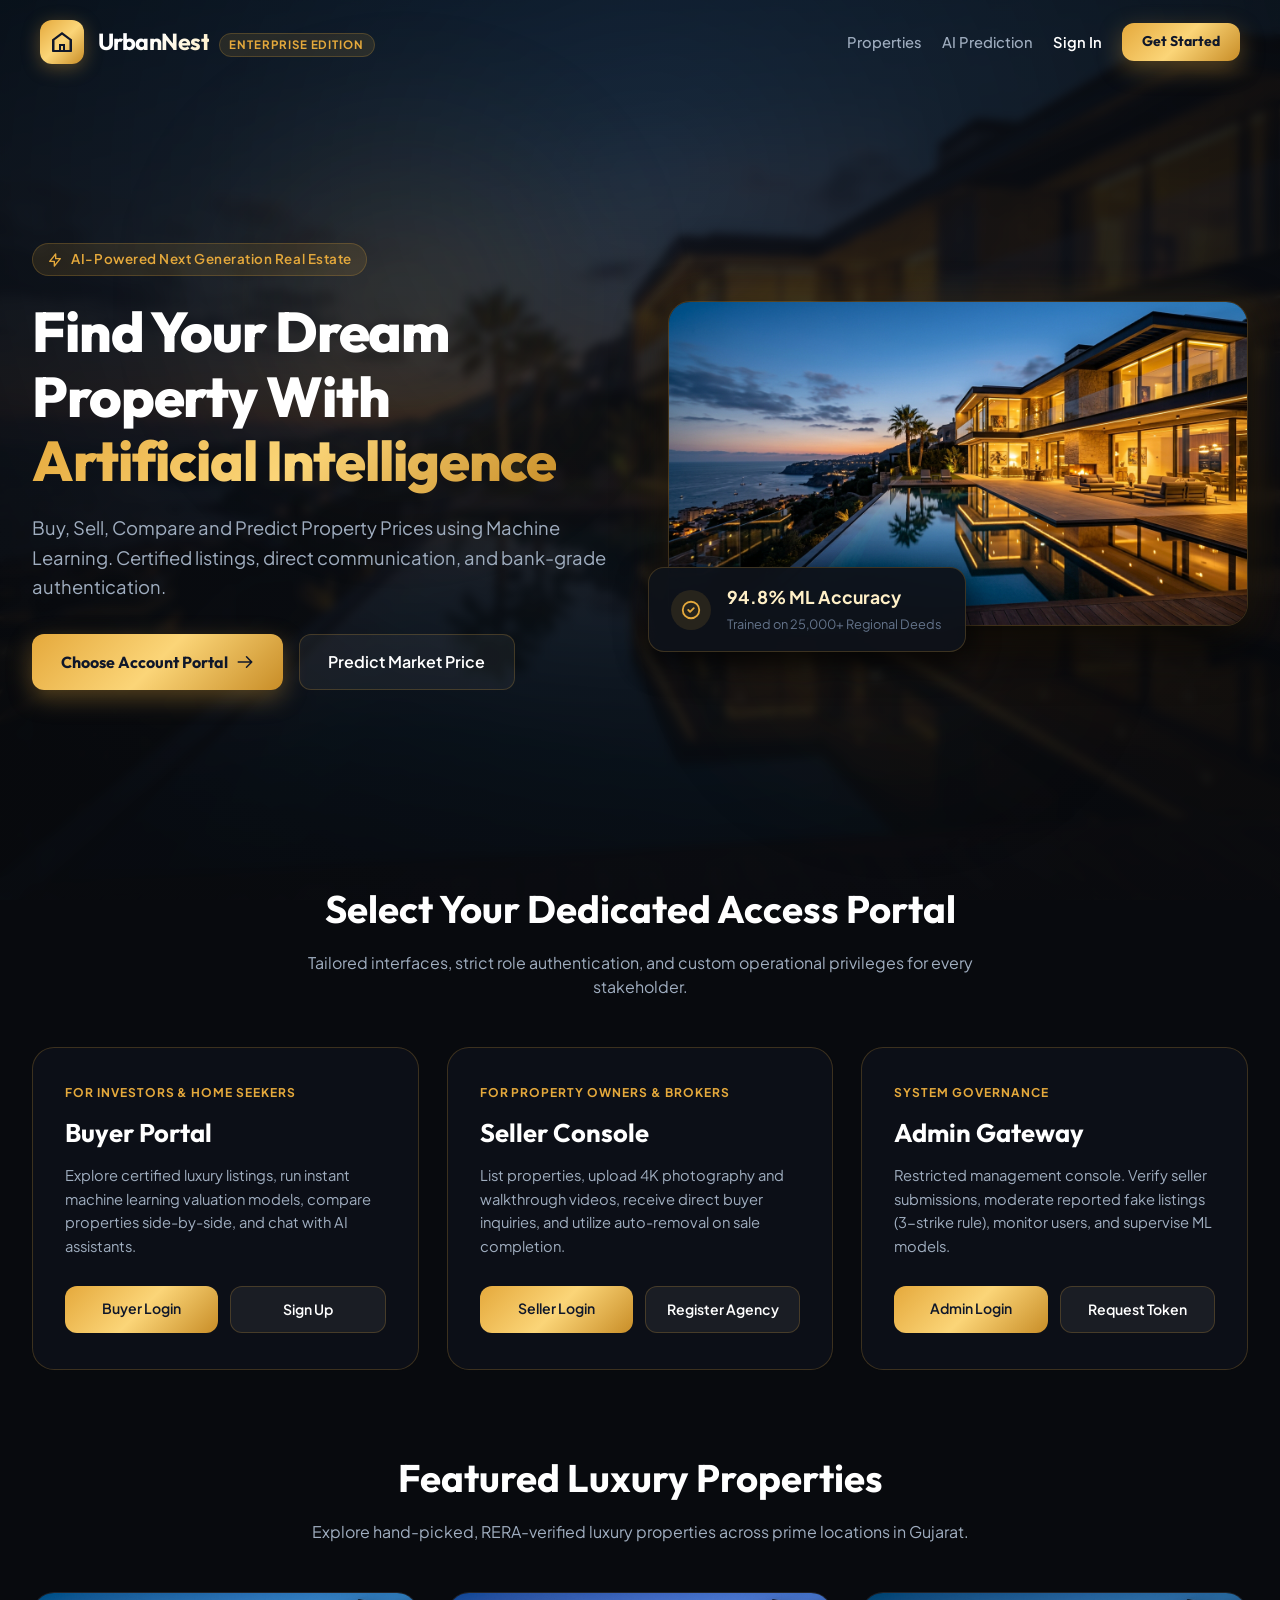
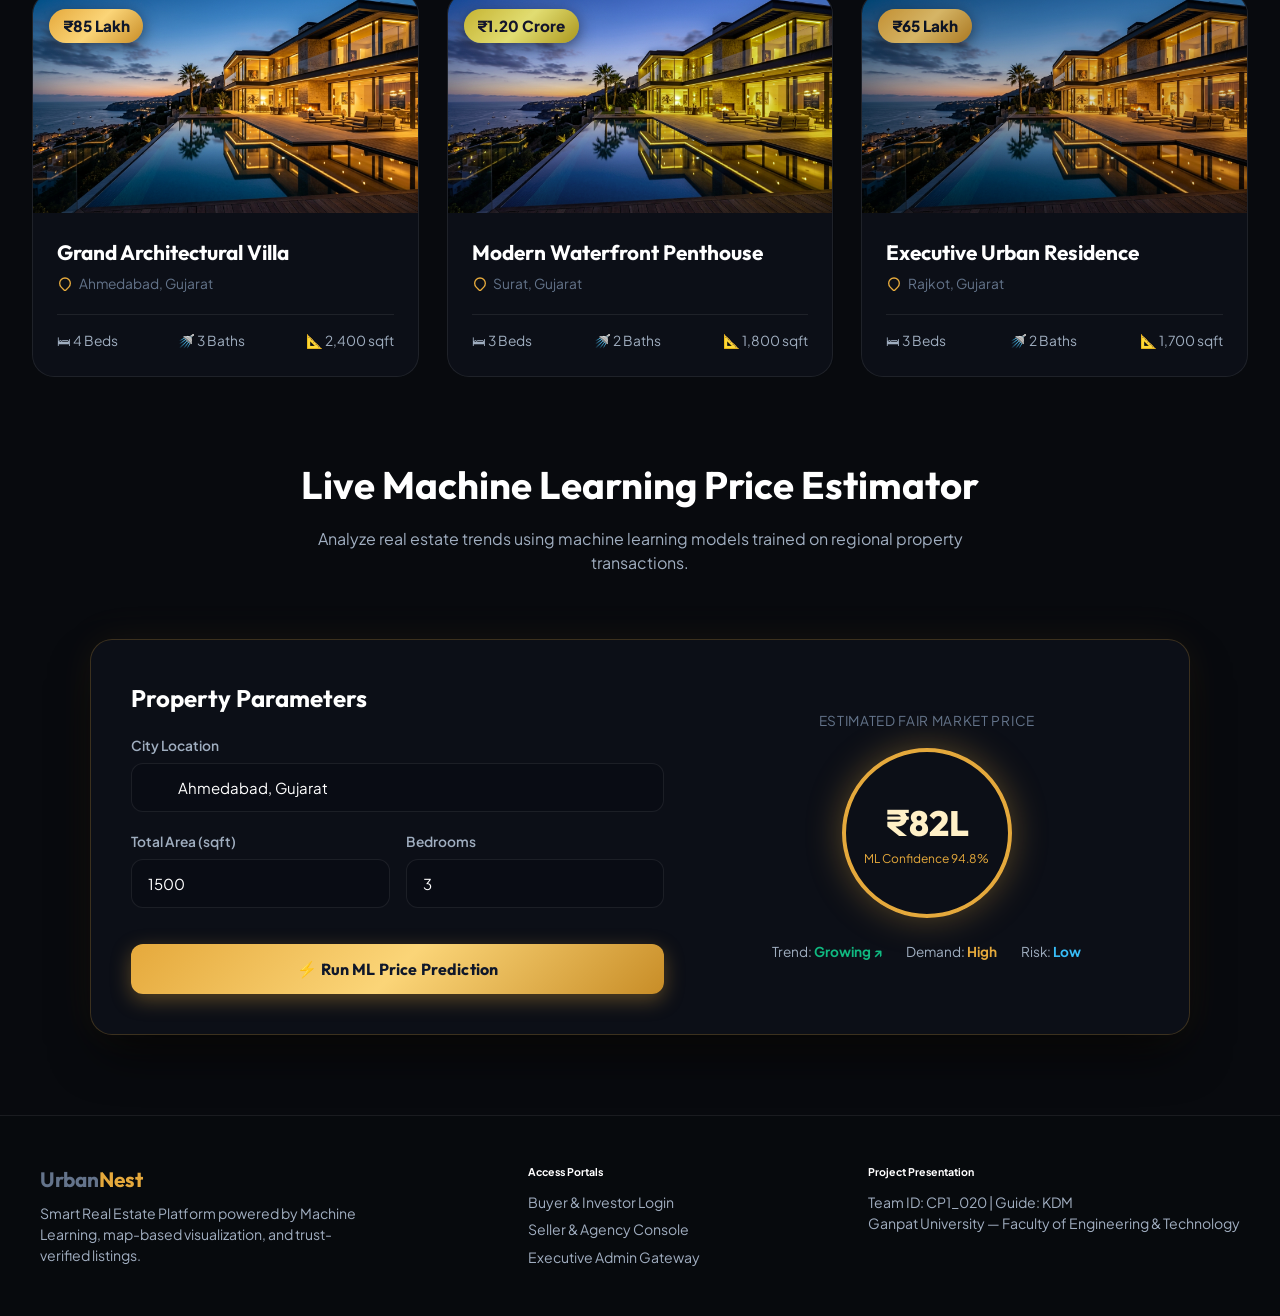
<file: index.html>
<!DOCTYPE html>
<html lang="en">
<head>
  <meta charset="UTF-8">
  <meta name="viewport" content="width=device-width, initial-scale=1.0">
  <title>UrbanNest — Smart Real Estate Platform Powered by ML</title>
  <meta name="description" content="Find your dream property with Artificial Intelligence. Buy, sell, compare, and predict property prices using machine learning.">

  <!-- Google Fonts -->
  <link rel="preconnect" href="https://fonts.googleapis.com">
  <link rel="preconnect" href="https://fonts.gstatic.com" crossorigin>
  <link href="https://fonts.googleapis.com/css2?family=Outfit:wght@400;500;600;700;800&family=Plus+Jakarta+Sans:wght@300;400;500;600;700&display=swap" rel="stylesheet">

  <link rel="stylesheet" href="style.css">
  <style>
    /* Homepage Specific Opulent Layout */
    .hero-section {
      min-height: 85vh;
      display: flex;
      align-items: center;
      justify-content: space-between;
      max-width: 1400px;
      margin: 0 auto;
      padding: 3rem 2rem;
      gap: 3rem;
      position: relative;
      z-index: 5;
    }
    .hero-text {
      flex: 1;
      max-width: 620px;
    }
    .hero-badge {
      display: inline-flex;
      align-items: center;
      gap: 0.5rem;
      background: var(--gold-subtle);
      border: 1px solid var(--gold-border);
      color: var(--gold-primary);
      padding: 0.35rem 0.9rem;
      border-radius: 30px;
      font-size: 0.84rem;
      font-weight: 600;
      margin-bottom: 1.5rem;
      letter-spacing: 0.04em;
    }
    .hero-title {
      font-family: var(--font-heading);
      font-size: 3.5rem;
      font-weight: 800;
      line-height: 1.15;
      margin-bottom: 1.25rem;
      letter-spacing: -0.02em;
    }
    .hero-title span {
      background: var(--gold-gradient);
      -webkit-background-clip: text;
      -webkit-text-fill-color: transparent;
    }
    .hero-desc {
      font-size: 1.15rem;
      color: var(--text-secondary);
      line-height: 1.6;
      margin-bottom: 2rem;
    }
    .hero-btn-group {
      display: flex;
      gap: 1rem;
      flex-wrap: wrap;
    }
    .hero-btn-primary {
      background: var(--gold-gradient);
      color: var(--text-dark);
      padding: 0.95rem 1.8rem;
      border-radius: var(--radius-md);
      font-weight: 700;
      font-family: var(--font-heading);
      text-decoration: none;
      display: inline-flex;
      align-items: center;
      gap: 0.5rem;
      box-shadow: 0 8px 25px var(--gold-glow);
      transition: var(--transition);
    }
    .hero-btn-primary:hover {
      transform: translateY(-2px);
      box-shadow: 0 12px 30px rgba(229, 169, 60, 0.45);
    }
    .hero-btn-outline {
      background: rgba(255, 255, 255, 0.05);
      border: 1px solid var(--gold-border);
      color: var(--text-main);
      padding: 0.95rem 1.8rem;
      border-radius: var(--radius-md);
      font-weight: 600;
      text-decoration: none;
      transition: var(--transition);
    }
    .hero-btn-outline:hover {
      background: var(--gold-subtle);
      border-color: var(--gold-primary);
      color: var(--gold-primary);
    }
    .hero-image-frame {
      flex: 1;
      max-width: 580px;
      position: relative;
    }
    .hero-image-frame img {
      width: 100%;
      border-radius: var(--radius-xl);
      border: 1px solid var(--gold-border);
      box-shadow: 0 20px 50px rgba(0, 0, 0, 0.8), 0 0 40px rgba(229, 169, 60, 0.2);
    }
    .hero-floating-stat {
      position: absolute;
      bottom: -20px;
      left: -20px;
      background: rgba(14, 18, 26, 0.95);
      border: 1px solid var(--gold-border);
      padding: 1rem 1.4rem;
      border-radius: var(--radius-lg);
      backdrop-filter: blur(16px);
      box-shadow: 0 10px 30px rgba(0,0,0,0.7);
      display: flex;
      align-items: center;
      gap: 1rem;
    }

    /* Role Quick Access Gateways */
    .role-gateways-section {
      max-width: 1400px;
      margin: 2rem auto 5rem;
      padding: 0 2rem;
      position: relative;
      z-index: 5;
    }
    .section-header-center {
      text-align: center;
      max-width: 680px;
      margin: 0 auto 3rem;
    }
    .section-title {
      font-family: var(--font-heading);
      font-size: 2.4rem;
      font-weight: 700;
      margin-bottom: 0.75rem;
    }
    .section-desc {
      color: var(--text-secondary);
      font-size: 1rem;
    }
    .gateway-cards {
      display: grid;
      grid-template-columns: repeat(3, 1fr);
      gap: 1.75rem;
    }
    .gateway-card {
      background: var(--bg-card);
      border: 1px solid var(--gold-border);
      border-radius: var(--radius-xl);
      padding: 2.25rem 2rem;
      backdrop-filter: blur(16px);
      transition: var(--transition);
      display: flex;
      flex-direction: column;
      position: relative;
      overflow: hidden;
    }
    .gateway-card:hover {
      transform: translateY(-6px);
      border-color: var(--gold-primary);
      box-shadow: 0 15px 40px rgba(0, 0, 0, 0.8), 0 0 30px var(--gold-glow);
    }
    .gateway-card-role {
      font-size: 0.75rem;
      font-weight: 700;
      text-transform: uppercase;
      letter-spacing: 0.08em;
      color: var(--gold-primary);
      margin-bottom: 0.75rem;
    }
    .gateway-card-title {
      font-family: var(--font-heading);
      font-size: 1.6rem;
      font-weight: 700;
      margin-bottom: 0.75rem;
    }
    .gateway-card-desc {
      color: var(--text-secondary);
      font-size: 0.92rem;
      line-height: 1.6;
      margin-bottom: 1.75rem;
      flex: 1;
    }
    .gateway-actions {
      display: flex;
      gap: 0.75rem;
    }
    .gateway-actions a {
      flex: 1;
      text-align: center;
      padding: 0.75rem;
      border-radius: var(--radius-md);
      font-size: 0.88rem;
      font-weight: 600;
      text-decoration: none;
      transition: var(--transition);
    }
    .btn-card-login {
      background: var(--gold-gradient);
      color: var(--text-dark);
    }
    .btn-card-register {
      background: rgba(255, 255, 255, 0.06);
      border: 1px solid var(--gold-border);
      color: var(--text-main);
    }
    .btn-card-register:hover {
      background: var(--gold-subtle);
      border-color: var(--gold-primary);
      color: var(--gold-primary);
    }

    /* Featured Properties Grid (Matching Slide 18) */
    .prop-card-grid {
      display: grid;
      grid-template-columns: repeat(3, 1fr);
      gap: 1.75rem;
    }
    .prop-card {
      background: var(--bg-card);
      border: 1px solid rgba(255, 255, 255, 0.08);
      border-radius: var(--radius-xl);
      overflow: hidden;
      backdrop-filter: blur(16px);
      transition: var(--transition);
    }
    .prop-card:hover {
      border-color: var(--gold-primary);
      transform: translateY(-4px);
    }
    .prop-img-box {
      height: 220px;
      background-size: cover;
      background-position: center;
      position: relative;
    }
    .prop-price-tag {
      position: absolute;
      top: 1rem;
      left: 1rem;
      background: var(--gold-gradient);
      color: var(--text-dark);
      padding: 0.35rem 0.85rem;
      border-radius: 20px;
      font-weight: 800;
      font-size: 0.95rem;
      box-shadow: 0 4px 15px rgba(0, 0, 0, 0.5);
    }
    .prop-info {
      padding: 1.5rem;
    }
    .prop-title {
      font-family: var(--font-heading);
      font-size: 1.3rem;
      font-weight: 700;
      margin-bottom: 0.35rem;
    }
    .prop-location {
      color: var(--text-muted);
      font-size: 0.86rem;
      margin-bottom: 1.25rem;
      display: flex;
      align-items: center;
      gap: 0.35rem;
    }
    .prop-meta-row {
      display: flex;
      justify-content: space-between;
      border-top: 1px solid rgba(255, 255, 255, 0.08);
      padding-top: 1rem;
      font-size: 0.86rem;
      color: var(--text-secondary);
    }

    /* Price Prediction Widget (Matching Slide 20) */
    .prediction-section {
      max-width: 1100px;
      margin: 4rem auto;
      background: var(--bg-card);
      border: 1px solid var(--gold-border);
      border-radius: var(--radius-xl);
      padding: 2.5rem;
      backdrop-filter: blur(20px);
      box-shadow: var(--card-shadow);
      display: grid;
      grid-template-columns: 1.2fr 1fr;
      gap: 2.5rem;
      position: relative;
      z-index: 5;
    }
    .pred-circle {
      width: 170px;
      height: 170px;
      border-radius: 50%;
      border: 4px solid var(--gold-primary);
      box-shadow: 0 0 35px var(--gold-glow);
      display: flex;
      flex-direction: column;
      align-items: center;
      justify-content: center;
      margin: 1rem auto;
      text-align: center;
    }
    .pred-price-val {
      font-family: var(--font-heading);
      font-size: 2.2rem;
      font-weight: 800;
      color: var(--gold-light);
    }

    @media (max-width: 992px) {
      .hero-section {
        flex-direction: column;
        text-align: center;
        padding-top: 1rem;
      }
      .hero-btn-group {
        justify-content: center;
      }
      .gateway-cards, .prop-card-grid, .prediction-section {
        grid-template-columns: 1fr;
      }
    }
  </style>
</head>
<body>

  <div class="auth-bg-wrapper"></div>
  <div class="auth-bg-overlay"></div>
  <div class="glow-orb glow-orb-1"></div>
  <div class="glow-orb glow-orb-2"></div>

  <!-- Main Navigation Bar -->
  <header class="auth-navbar">
    <a href="index.html" class="nav-brand">
      <div class="brand-icon-box">
        <svg fill="currentColor" viewBox="0 0 24 24">
          <path d="M12 2L2 9.5V21C2 21.5523 2.44772 22 3 22H21C21.5523 22 22 21.5523 22 21V9.5L12 2ZM12 4.69141L19.5 10.3164V20H15V14H9V20H4.5V10.3164L12 4.69141ZM11 16H13V20H11V16Z"/>
        </svg>
      </div>
      <div>
        <span class="brand-name">Urban<span style="color: var(--gold-primary);">Nest</span></span>
        <span class="brand-badge">Enterprise Edition</span>
      </div>
    </a>

    <div class="nav-actions">
      <a href="#properties" class="nav-link">Properties</a>
      <a href="#prediction" class="nav-link">AI Prediction</a>
      <a href="login.html" class="nav-link" style="color:var(--text-main); font-weight:600;">Sign In</a>
      <a href="register.html" class="hero-btn-primary" style="padding: 0.5rem 1.25rem; font-size: 0.88rem;">Get Started</a>
    </div>
  </header>

  <!-- Hero Section (Slide 17) -->
  <section class="hero-section">
    <div class="hero-text">
      <div class="hero-badge">
        <svg style="width:16px;height:16px;" fill="none" stroke="currentColor" viewBox="0 0 24 24"><path stroke-linecap="round" stroke-linejoin="round" stroke-width="2" d="M13 10V3L4 14h7v7l9-11h-7z"></path></svg>
        <span>AI-Powered Next Generation Real Estate</span>
      </div>
      <h1 class="hero-title">
        Find Your Dream Property With <span>Artificial Intelligence</span>
      </h1>
      <p class="hero-desc">
        Buy, Sell, Compare and Predict Property Prices using Machine Learning. Certified listings, direct communication, and bank-grade authentication.
      </p>
      <div class="hero-btn-group">
        <a href="#gateways" class="hero-btn-primary">
          <span>Choose Account Portal</span>
          <svg style="width:18px;height:18px;" fill="none" stroke="currentColor" viewBox="0 0 24 24"><path stroke-linecap="round" stroke-linejoin="round" stroke-width="2" d="M14 5l7 7m0 0l-7 7m7-7H3"></path></svg>
        </a>
        <a href="#prediction" class="hero-btn-outline">Predict Market Price</a>
      </div>
    </div>

    <div class="hero-image-frame">
      <img src="assets/images/luxury_bg.jpg" alt="UrbanNest Modern Luxury Villa">
      <div class="hero-floating-stat">
        <div style="width:40px;height:40px;border-radius:50%;background:var(--gold-subtle);display:flex;align-items:center;justify-content:center;color:var(--gold-primary);">
          <svg style="width:22px;height:22px;" fill="none" stroke="currentColor" viewBox="0 0 24 24"><path stroke-linecap="round" stroke-linejoin="round" stroke-width="2" d="M9 12l2 2 4-4m6 2a9 9 0 11-18 0 9 9 0 0118 0z"></path></svg>
        </div>
        <div>
          <strong style="display:block;font-size:1.1rem;color:var(--gold-light);">94.8% ML Accuracy</strong>
          <span style="font-size:0.8rem;color:var(--text-muted);">Trained on 25,000+ Regional Deeds</span>
        </div>
      </div>
    </div>
  </section>

  <!-- 3-Role Portals (Admin, Seller, Buyer) -->
  <section class="role-gateways-section" id="gateways">
    <div class="section-header-center">
      <h2 class="section-title">Select Your Dedicated Access Portal</h2>
      <p class="section-desc">Tailored interfaces, strict role authentication, and custom operational privileges for every stakeholder.</p>
    </div>

    <div class="gateway-cards">
      <!-- 1. Buyer Portal -->
      <div class="gateway-card">
        <span class="gateway-card-role">For Investors & Home Seekers</span>
        <h3 class="gateway-card-title">Buyer Portal</h3>
        <p class="gateway-card-desc">
          Explore certified luxury listings, run instant machine learning valuation models, compare properties side-by-side, and chat with AI assistants.
        </p>
        <div class="gateway-actions">
          <a href="login.html?role=buyer" class="btn-card-login">Buyer Login</a>
          <a href="register.html?role=buyer" class="btn-card-register">Sign Up</a>
        </div>
      </div>

      <!-- 2. Seller Portal -->
      <div class="gateway-card">
        <span class="gateway-card-role">For Property Owners & Brokers</span>
        <h3 class="gateway-card-title">Seller Console</h3>
        <p class="gateway-card-desc">
          List properties, upload 4K photography and walkthrough videos, receive direct buyer inquiries, and utilize auto-removal on sale completion.
        </p>
        <div class="gateway-actions">
          <a href="login.html?role=seller" class="btn-card-login">Seller Login</a>
          <a href="register.html?role=seller" class="btn-card-register">Register Agency</a>
        </div>
      </div>

      <!-- 3. Admin Portal -->
      <div class="gateway-card">
        <span class="gateway-card-role">System Governance</span>
        <h3 class="gateway-card-title">Admin Gateway</h3>
        <p class="gateway-card-desc">
          Restricted management console. Verify seller submissions, moderate reported fake listings (3-strike rule), monitor users, and supervise ML models.
        </p>
        <div class="gateway-actions">
          <a href="login.html?role=admin" class="btn-card-login">Admin Login</a>
          <a href="register.html?role=admin" class="btn-card-register">Request Token</a>
        </div>
      </div>
    </div>
  </section>

  <!-- Featured Properties Section (Slide 18) -->
  <section class="role-gateways-section" id="properties">
    <div class="section-header-center">
      <h2 class="section-title">Featured Luxury Properties</h2>
      <p class="section-desc">Explore hand-picked, RERA-verified luxury properties across prime locations in Gujarat.</p>
    </div>

    <div class="prop-card-grid">
      <!-- Property 1 -->
      <div class="prop-card">
        <div class="prop-img-box" style="background-image: url('assets/images/luxury_bg.jpg');">
          <span class="prop-price-tag">₹85 Lakh</span>
        </div>
        <div class="prop-info">
          <h4 class="prop-title">Grand Architectural Villa</h4>
          <p class="prop-location">
            <svg style="width:16px;height:16px;color:var(--gold-primary);" fill="none" stroke="currentColor" viewBox="0 0 24 24"><path stroke-linecap="round" stroke-linejoin="round" stroke-width="2" d="M17.657 16.657L13.414 20.9a1.998 1.998 0 01-2.827 0l-4.244-4.243a8 8 0 1111.314 0z"></path></svg>
            Ahmedabad, Gujarat
          </p>
          <div class="prop-meta-row">
            <span>🛏 4 Beds</span>
            <span>🚿 3 Baths</span>
            <span>📐 2,400 sqft</span>
          </div>
        </div>
      </div>

      <!-- Property 2 -->
      <div class="prop-card">
        <div class="prop-img-box" style="background-image: url('assets/images/luxury_bg.jpg'); filter: hue-rotate(15deg);">
          <span class="prop-price-tag">₹1.20 Crore</span>
        </div>
        <div class="prop-info">
          <h4 class="prop-title">Modern Waterfront Penthouse</h4>
          <p class="prop-location">
            <svg style="width:16px;height:16px;color:var(--gold-primary);" fill="none" stroke="currentColor" viewBox="0 0 24 24"><path stroke-linecap="round" stroke-linejoin="round" stroke-width="2" d="M17.657 16.657L13.414 20.9a1.998 1.998 0 01-2.827 0l-4.244-4.243a8 8 0 1111.314 0z"></path></svg>
            Surat, Gujarat
          </p>
          <div class="prop-meta-row">
            <span>🛏 3 Beds</span>
            <span>🚿 2 Baths</span>
            <span>📐 1,800 sqft</span>
          </div>
        </div>
      </div>

      <!-- Property 3 -->
      <div class="prop-card">
        <div class="prop-img-box" style="background-image: url('assets/images/luxury_bg.jpg'); filter: brightness(0.85);">
          <span class="prop-price-tag">₹65 Lakh</span>
        </div>
        <div class="prop-info">
          <h4 class="prop-title">Executive Urban Residence</h4>
          <p class="prop-location">
            <svg style="width:16px;height:16px;color:var(--gold-primary);" fill="none" stroke="currentColor" viewBox="0 0 24 24"><path stroke-linecap="round" stroke-linejoin="round" stroke-width="2" d="M17.657 16.657L13.414 20.9a1.998 1.998 0 01-2.827 0l-4.244-4.243a8 8 0 1111.314 0z"></path></svg>
            Rajkot, Gujarat
          </p>
          <div class="prop-meta-row">
            <span>🛏 3 Beds</span>
            <span>🚿 2 Baths</span>
            <span>📐 1,700 sqft</span>
          </div>
        </div>
      </div>
    </div>
  </section>

  <!-- Interactive Machine Learning Price Prediction (Slide 20) -->
  <section class="role-gateways-section" id="prediction">
    <div class="section-header-center">
      <h2 class="section-title">Live Machine Learning Price Estimator</h2>
      <p class="section-desc">Analyze real estate trends using machine learning models trained on regional property transactions.</p>
    </div>

    <div class="prediction-section">
      <div>
        <h3 style="font-family:var(--font-heading);font-size:1.5rem;margin-bottom:1.25rem;">Property Parameters</h3>
        <div class="auth-form">
          <div class="form-group">
            <label class="form-label">City Location</label>
            <select class="form-select" id="predLocation">
              <option value="Ahmedabad">Ahmedabad, Gujarat</option>
              <option value="Surat">Surat, Gujarat</option>
              <option value="Rajkot">Rajkot, Gujarat</option>
              <option value="Vadodara">Vadodara, Gujarat</option>
            </select>
          </div>
          <div class="form-grid-2">
            <div class="form-group">
              <label class="form-label">Total Area (sqft)</label>
              <input type="number" class="form-input" id="predSqft" value="1500" style="padding-left:1rem;">
            </div>
            <div class="form-group">
              <label class="form-label">Bedrooms</label>
              <input type="number" class="form-input" id="predBeds" value="3" style="padding-left:1rem;">
            </div>
          </div>
          <button type="button" class="btn-primary-gold" id="calculatePriceBtn" style="margin-top:1rem;">
            ⚡ Run ML Price Prediction
          </button>
        </div>
      </div>

      <div style="display:flex;flex-direction:column;align-items:center;justify-content:center;text-align:center;">
        <span style="font-size:0.85rem;color:var(--text-muted);text-transform:uppercase;letter-spacing:0.05em;">Estimated Fair Market Price</span>
        <div class="pred-circle">
          <span class="pred-price-val" id="predDisplay">₹82L</span>
          <span style="font-size:0.75rem;color:var(--gold-primary);">ML Confidence 94.8%</span>
        </div>
        <div style="display:flex;gap:1.5rem;margin-top:0.5rem;font-size:0.85rem;color:var(--text-secondary);">
          <div>Trend: <strong style="color:var(--success);">Growing ↗</strong></div>
          <div>Demand: <strong style="color:var(--gold-primary);">High</strong></div>
          <div>Risk: <strong style="color:var(--info);">Low</strong></div>
        </div>
      </div>
    </div>
  </section>

  <!-- Footer -->
  <footer class="auth-page-footer" style="padding: 3rem 1.5rem; border-top: 1px solid rgba(255, 255, 255, 0.08); background: rgba(8, 10, 14, 0.9);">
    <div style="max-width:1200px;margin:0 auto;display:flex;justify-content:space-between;flex-wrap:wrap;gap:2rem;text-align:left;">
      <div>
        <h4 style="font-family:var(--font-heading);font-size:1.3rem;margin-bottom:0.5rem;">Urban<span style="color:var(--gold-primary);">Nest</span></h4>
        <p style="color:var(--text-secondary);max-width:320px;font-size:0.88rem;">Smart Real Estate Platform powered by Machine Learning, map-based visualization, and trust-verified listings.</p>
      </div>
      <div>
        <h5 style="color:var(--text-main);margin-bottom:0.75rem;">Access Portals</h5>
        <ul style="list-style:none;font-size:0.88rem;display:flex;flex-direction:column;gap:0.4rem;">
          <li><a href="login.html?role=buyer">Buyer & Investor Login</a></li>
          <li><a href="login.html?role=seller">Seller & Agency Console</a></li>
          <li><a href="login.html?role=admin">Executive Admin Gateway</a></li>
        </ul>
      </div>
      <div>
        <h5 style="color:var(--text-main);margin-bottom:0.75rem;">Project Presentation</h5>
        <p style="color:var(--text-secondary);font-size:0.88rem;">Team ID: CP1_020 | Guide: KDM</p>
        <p style="color:var(--text-secondary);font-size:0.88rem;">Ganpat University — Faculty of Engineering & Technology</p>
      </div>
    </div>
  </footer>

  <script>
    // Live ML Price Calculation Simulator
    document.getElementById('calculatePriceBtn')?.addEventListener('click', () => {
      const sqft = parseFloat(document.getElementById('predSqft').value) || 1500;
      const beds = parseFloat(document.getElementById('predBeds').value) || 3;
      const loc = document.getElementById('predLocation').value;

      let baseRate = 5000;
      if (loc === 'Ahmedabad') baseRate = 5500;
      else if (loc === 'Surat') baseRate = 6000;
      else if (loc === 'Rajkot') baseRate = 4200;
      else if (loc === 'Vadodara') baseRate = 4800;

      const totalVal = (sqft * baseRate) + (beds * 350000);
      const inLakhs = (totalVal / 100000).toFixed(1);

      const displayEl = document.getElementById('predDisplay');
      displayEl.innerText = inLakhs >= 100 ? `₹${(inLakhs/100).toFixed(2)}Cr` : `₹${inLakhs}L`;
    });
  </script>
</body>
</html>
</file>
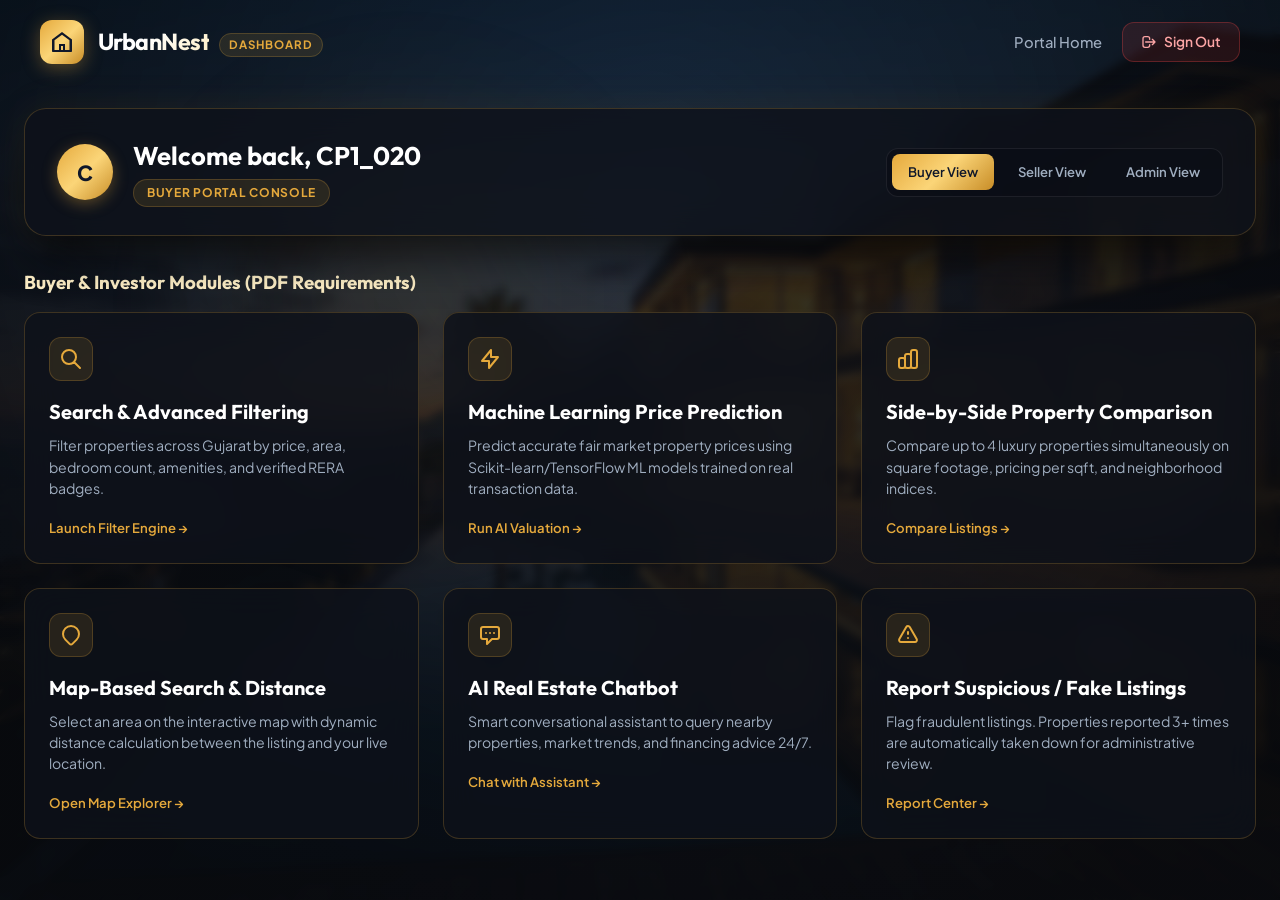
<file: dashboard.html>
<!DOCTYPE html>
<html lang="en">
<head>
  <meta charset="UTF-8">
  <meta name="viewport" content="width=device-width, initial-scale=1.0">
  <title>UrbanNest — Role Dashboard Preview</title>
  <link rel="preconnect" href="https://fonts.googleapis.com">
  <link rel="preconnect" href="https://fonts.gstatic.com" crossorigin>
  <link href="https://fonts.googleapis.com/css2?family=Outfit:wght@400;500;600;700;800&family=Plus+Jakarta+Sans:wght@300;400;500;600;700&display=swap" rel="stylesheet">
  <link rel="stylesheet" href="style.css">
  <style>
    .dashboard-container {
      max-width: 1300px;
      margin: 1.5rem auto 3rem;
      padding: 0 1.5rem;
      position: relative;
      z-index: 10;
    }
    .dash-header {
      background: var(--bg-card);
      border: 1px solid var(--gold-border);
      border-radius: var(--radius-xl);
      padding: 1.75rem 2rem;
      display: flex;
      justify-content: space-between;
      align-items: center;
      margin-bottom: 2rem;
      box-shadow: var(--card-shadow);
      backdrop-filter: blur(16px);
      flex-wrap: wrap;
      gap: 1rem;
    }
    .user-welcome-block {
      display: flex;
      align-items: center;
      gap: 1.25rem;
    }
    .user-avatar-circle {
      width: 56px;
      height: 56px;
      border-radius: 50%;
      background: var(--gold-gradient);
      color: var(--text-dark);
      display: flex;
      align-items: center;
      justify-content: center;
      font-weight: 800;
      font-size: 1.3rem;
      box-shadow: 0 4px 15px var(--gold-glow);
    }
    .role-badge-pill {
      display: inline-block;
      padding: 0.25rem 0.8rem;
      border-radius: 20px;
      font-size: 0.75rem;
      font-weight: 700;
      text-transform: uppercase;
      letter-spacing: 0.06em;
      background: var(--gold-subtle);
      border: 1px solid var(--gold-border);
      color: var(--gold-primary);
      margin-top: 0.25rem;
    }
    .role-switcher-chips {
      display: flex;
      gap: 0.5rem;
      background: rgba(10, 14, 22, 0.7);
      padding: 0.35rem;
      border-radius: var(--radius-md);
      border: 1px solid rgba(255, 255, 255, 0.08);
    }
    .role-chip {
      padding: 0.5rem 1rem;
      border-radius: var(--radius-sm);
      font-size: 0.82rem;
      font-weight: 600;
      cursor: pointer;
      text-decoration: none;
      color: var(--text-secondary);
      transition: var(--transition);
    }
    .role-chip.active {
      background: var(--gold-gradient);
      color: var(--text-dark);
    }
    .role-chip:hover:not(.active) {
      color: var(--text-main);
    }
    .btn-logout {
      background: rgba(239, 68, 68, 0.12);
      border: 1px solid rgba(239, 68, 68, 0.3);
      color: #fca5a5;
      padding: 0.55rem 1.15rem;
      border-radius: var(--radius-md);
      font-size: 0.86rem;
      font-weight: 600;
      cursor: pointer;
      text-decoration: none;
      transition: var(--transition);
      display: inline-flex;
      align-items: center;
      gap: 0.4rem;
    }
    .btn-logout:hover {
      background: rgba(239, 68, 68, 0.25);
      color: #ffffff;
    }
    .dash-grid {
      display: grid;
      grid-template-columns: repeat(auto-fit, minmax(320px, 1fr));
      gap: 1.5rem;
      margin-bottom: 2rem;
    }
    .dash-card {
      background: var(--bg-card);
      border: 1px solid var(--gold-border);
      border-radius: var(--radius-lg);
      padding: 1.5rem;
      backdrop-filter: blur(16px);
      transition: var(--transition);
    }
    .dash-card:hover {
      border-color: var(--gold-primary);
      transform: translateY(-3px);
      box-shadow: 0 12px 30px rgba(0, 0, 0, 0.6);
    }
    .dash-card-icon {
      width: 44px;
      height: 44px;
      border-radius: var(--radius-md);
      background: var(--gold-subtle);
      border: 1px solid var(--gold-border);
      color: var(--gold-primary);
      display: flex;
      align-items: center;
      justify-content: center;
      margin-bottom: 1rem;
    }
    .dash-card-title {
      font-family: var(--font-heading);
      font-size: 1.25rem;
      font-weight: 700;
      margin-bottom: 0.5rem;
    }
    .dash-card-desc {
      color: var(--text-secondary);
      font-size: 0.88rem;
      line-height: 1.5;
      margin-bottom: 1rem;
    }
    .action-badge {
      display: inline-flex;
      align-items: center;
      gap: 0.35rem;
      font-size: 0.82rem;
      color: var(--gold-primary);
      font-weight: 600;
      text-decoration: none;
    }
  </style>
</head>
<body>
  <div class="auth-bg-wrapper"></div>
  <div class="auth-bg-overlay"></div>
  <div class="glow-orb glow-orb-1"></div>

  <!-- Navbar -->
  <header class="auth-navbar">
    <a href="index.html" class="nav-brand">
      <div class="brand-icon-box">
        <svg fill="currentColor" viewBox="0 0 24 24">
          <path d="M12 2L2 9.5V21C2 21.5523 2.44772 22 3 22H21C21.5523 22 22 21.5523 22 21V9.5L12 2ZM12 4.69141L19.5 10.3164V20H15V14H9V20H4.5V10.3164L12 4.69141ZM11 16H13V20H11V16Z"/>
        </svg>
      </div>
      <div>
        <span class="brand-name">Urban<span style="color: var(--gold-primary);">Nest</span></span>
        <span class="brand-badge">Dashboard</span>
      </div>
    </a>
    <div class="nav-actions">
      <a href="index.html" class="nav-link">Portal Home</a>
      <a href="login.html" class="btn-logout">
        <svg style="width:16px;height:16px;" fill="none" stroke="currentColor" viewBox="0 0 24 24">
          <path stroke-linecap="round" stroke-linejoin="round" stroke-width="2" d="M17 16l4-4m0 0l-4-4m4 4H7m6 4v1a3 3 0 01-3 3H6a3 3 0 01-3-3V7a3 3 0 013-3h4a3 3 0 013 3v1"></path>
        </svg>
        Sign Out
      </a>
    </div>
  </header>

  <div class="dashboard-container">
    <!-- Top Welcome Card -->
    <div class="dash-header">
      <div class="user-welcome-block">
        <div class="user-avatar-circle" id="userInitial">J</div>
        <div>
          <h2 style="font-family:var(--font-heading);font-size:1.6rem;" id="greetingText">Welcome back, CP1_020</h2>
          <span class="role-badge-pill" id="roleBadge">BUYER PORTAL</span>
        </div>
      </div>

      <div class="role-switcher-chips">
        <a href="?role=buyer" class="role-chip" id="chipBuyer">Buyer View</a>
        <a href="?role=seller" class="role-chip" id="chipSeller">Seller View</a>
        <a href="?role=admin" class="role-chip" id="chipAdmin">Admin View</a>
      </div>
    </div>

    <!-- Role Content Views -->
    <!-- 1. BUYER DASHBOARD -->
    <div id="viewBuyer" class="role-view">
      <h3 style="font-family:var(--font-heading);margin-bottom:1rem;color:var(--gold-light);">Buyer & Investor Modules (PDF Requirements)</h3>
      <div class="dash-grid">
        <div class="dash-card">
          <div class="dash-card-icon">
            <svg style="width:24px;height:24px;" fill="none" stroke="currentColor" viewBox="0 0 24 24"><path stroke-linecap="round" stroke-linejoin="round" stroke-width="2" d="M21 21l-6-6m2-5a7 7 0 11-14 0 7 7 0 0114 0z"></path></svg>
          </div>
          <h4 class="dash-card-title">Search & Advanced Filtering</h4>
          <p class="dash-card-desc">Filter properties across Gujarat by price, area, bedroom count, amenities, and verified RERA badges.</p>
          <a href="#" class="action-badge">Launch Filter Engine →</a>
        </div>

        <div class="dash-card">
          <div class="dash-card-icon">
            <svg style="width:24px;height:24px;" fill="none" stroke="currentColor" viewBox="0 0 24 24"><path stroke-linecap="round" stroke-linejoin="round" stroke-width="2" d="M13 10V3L4 14h7v7l9-11h-7z"></path></svg>
          </div>
          <h4 class="dash-card-title">Machine Learning Price Prediction</h4>
          <p class="dash-card-desc">Predict accurate fair market property prices using Scikit-learn/TensorFlow ML models trained on real transaction data.</p>
          <a href="index.html#prediction" class="action-badge">Run AI Valuation →</a>
        </div>

        <div class="dash-card">
          <div class="dash-card-icon">
            <svg style="width:24px;height:24px;" fill="none" stroke="currentColor" viewBox="0 0 24 24"><path stroke-linecap="round" stroke-linejoin="round" stroke-width="2" d="M9 19v-6a2 2 0 00-2-2H5a2 2 0 00-2 2v6a2 2 0 002 2h2a2 2 0 002-2zm0 0V9a2 2 0 012-2h2a2 2 0 012 2v10m-6 0a2 2 0 002 2h2a2 2 0 002-2m0 0V5a2 2 0 012-2h2a2 2 0 012 2v14a2 2 0 01-2 2h-2a2 2 0 01-2-2z"></path></svg>
          </div>
          <h4 class="dash-card-title">Side-by-Side Property Comparison</h4>
          <p class="dash-card-desc">Compare up to 4 luxury properties simultaneously on square footage, pricing per sqft, and neighborhood indices.</p>
          <a href="#" class="action-badge">Compare Listings →</a>
        </div>

        <div class="dash-card">
          <div class="dash-card-icon">
            <svg style="width:24px;height:24px;" fill="none" stroke="currentColor" viewBox="0 0 24 24"><path stroke-linecap="round" stroke-linejoin="round" stroke-width="2" d="M17.657 16.657L13.414 20.9a1.998 1.998 0 01-2.827 0l-4.244-4.243a8 8 0 1111.314 0z"></path></svg>
          </div>
          <h4 class="dash-card-title">Map-Based Search & Distance</h4>
          <p class="dash-card-desc">Select an area on the interactive map with dynamic distance calculation between the listing and your live location.</p>
          <a href="#" class="action-badge">Open Map Explorer →</a>
        </div>

        <div class="dash-card">
          <div class="dash-card-icon">
            <svg style="width:24px;height:24px;" fill="none" stroke="currentColor" viewBox="0 0 24 24"><path stroke-linecap="round" stroke-linejoin="round" stroke-width="2" d="M8 10h.01M12 10h.01M16 10h.01M9 16H5a2 2 0 01-2-2V6a2 2 0 012-2h14a2 2 0 012 2v8a2 2 0 01-2 2h-5l-5 5v-5z"></path></svg>
          </div>
          <h4 class="dash-card-title">AI Real Estate Chatbot</h4>
          <p class="dash-card-desc">Smart conversational assistant to query nearby properties, market trends, and financing advice 24/7.</p>
          <a href="#" class="action-badge">Chat with Assistant →</a>
        </div>

        <div class="dash-card">
          <div class="dash-card-icon">
            <svg style="width:24px;height:24px;" fill="none" stroke="currentColor" viewBox="0 0 24 24"><path stroke-linecap="round" stroke-linejoin="round" stroke-width="2" d="M12 9v2m0 4h.01m-6.938 4h13.856c1.54 0 2.502-1.667 1.732-3L13.732 4c-.77-1.333-2.694-1.333-3.464 0L3.34 16c-.77 1.333.192 3 1.732 3z"></path></svg>
          </div>
          <h4 class="dash-card-title">Report Suspicious / Fake Listings</h4>
          <p class="dash-card-desc">Flag fraudulent listings. Properties reported 3+ times are automatically taken down for administrative review.</p>
          <a href="#" class="action-badge">Report Center →</a>
        </div>
      </div>
    </div>

    <!-- 2. SELLER DASHBOARD -->
    <div id="viewSeller" class="role-view" style="display:none;">
      <h3 style="font-family:var(--font-heading);margin-bottom:1rem;color:var(--gold-light);">Seller & Developer Management Console</h3>
      <div class="dash-grid">
        <div class="dash-card">
          <div class="dash-card-icon">
            <svg style="width:24px;height:24px;" fill="none" stroke="currentColor" viewBox="0 0 24 24"><path stroke-linecap="round" stroke-linejoin="round" stroke-width="2" d="M12 4v16m8-8H4"></path></svg>
          </div>
          <h4 class="dash-card-title">Add New Property Listing</h4>
          <p class="dash-card-desc">Specify property type, square footage, amenities, expected pricing, and exact geographic coordinates.</p>
          <a href="#" class="action-badge">Create Listing →</a>
        </div>

        <div class="dash-card">
          <div class="dash-card-icon">
            <svg style="width:24px;height:24px;" fill="none" stroke="currentColor" viewBox="0 0 24 24"><path stroke-linecap="round" stroke-linejoin="round" stroke-width="2" d="M4 16l4.586-4.586a2 2 0 012.828 0L16 16m-2-2l1.586-1.586a2 2 0 012.828 0L20 14m-6-6h.01M6 20h12a2 2 0 002-2V6a2 2 0 00-2-2H6a2 2 0 00-2 2v12a2 2 0 002 2z"></path></svg>
          </div>
          <h4 class="dash-card-title">Media Upload (Images & 4K Video)</h4>
          <p class="dash-card-desc">Upload high-resolution property photography, drone footage, and 3D walkthrough videos before publishing.</p>
          <a href="#" class="action-badge">Upload Media →</a>
        </div>

        <div class="dash-card">
          <div class="dash-card-icon">
            <svg style="width:24px;height:24px;" fill="none" stroke="currentColor" viewBox="0 0 24 24"><path stroke-linecap="round" stroke-linejoin="round" stroke-width="2" d="M9 12l2 2 4-4m6 2a9 9 0 11-18 0 9 9 0 0118 0z"></path></svg>
          </div>
          <h4 class="dash-card-title">Mark as Sold (Auto-Removal)</h4>
          <p class="dash-card-desc">Mark completed transactions. Per PDF requirements, sold properties are automatically archived from buyer views.</p>
          <a href="#" class="action-badge">Manage Inventory →</a>
        </div>

        <div class="dash-card">
          <div class="dash-card-icon">
            <svg style="width:24px;height:24px;" fill="none" stroke="currentColor" viewBox="0 0 24 24"><path stroke-linecap="round" stroke-linejoin="round" stroke-width="2" d="M3 8l7.89 5.26a2 2 0 002.22 0L21 8M5 19h14a2 2 0 002-2V7a2 2 0 00-2-2H5a2 2 0 00-2 2v10a2 2 0 002 2z"></path></svg>
          </div>
          <h4 class="dash-card-title">Buyer Inquiries & Leads</h4>
          <p class="dash-card-desc">Direct interest requests submitted by verified buyers with contact validation and negotiation scheduling.</p>
          <a href="#" class="action-badge">View 8 New Leads →</a>
        </div>
      </div>
    </div>

    <!-- 3. ADMIN DASHBOARD -->
    <div id="viewAdmin" class="role-view" style="display:none;">
      <h3 style="font-family:var(--font-heading);margin-bottom:1rem;color:var(--gold-light);">Central System Administration & Governance</h3>
      <div class="dash-grid">
        <div class="dash-card">
          <div class="dash-card-icon">
            <svg style="width:24px;height:24px;" fill="none" stroke="currentColor" viewBox="0 0 24 24"><path stroke-linecap="round" stroke-linejoin="round" stroke-width="2" d="M9 12l2 2 4-4m5.618-4.016A11.955 11.955 0 0112 2.944a11.955 11.955 0 01-8.618 3.04A12.02 12.02 0 003 9c0 5.591 3.824 10.29 9 11.622 5.176-1.332 9-6.03 9-11.622 0-1.042-.133-2.052-.382-3.016z"></path></svg>
          </div>
          <h4 class="dash-card-title">Listing Verification Queue</h4>
          <p class="dash-card-desc">Review newly submitted seller listings, verify RERA compliance and deed records prior to public listing.</p>
          <a href="#" class="action-badge">Review 12 Pending →</a>
        </div>

        <div class="dash-card">
          <div class="dash-card-icon">
            <svg style="width:24px;height:24px;" fill="none" stroke="currentColor" viewBox="0 0 24 24"><path stroke-linecap="round" stroke-linejoin="round" stroke-width="2" d="M19 7l-.867 12.142A2 2 0 0116.138 21H7.862a2 2 0 01-1.995-1.858L5 7m5 4v6m4-6v6m1-10V4a1 1 0 00-1-1h-4a1 1 0 00-1 1v3M4 7h16"></path></svg>
          </div>
          <h4 class="dash-card-title">Fake Listing Takedown (Threshold >= 3)</h4>
          <p class="dash-card-desc">Automatic quarantine trigger when user reports reach 3. Instant blacklist of fraudulent sellers.</p>
          <a href="#" class="action-badge">Inspect Flagged (2) →</a>
        </div>

        <div class="dash-card">
          <div class="dash-card-icon">
            <svg style="width:24px;height:24px;" fill="none" stroke="currentColor" viewBox="0 0 24 24"><path stroke-linecap="round" stroke-linejoin="round" stroke-width="2" d="M12 4.354a4 4 0 110 5.292M15 21H3v-1a6 6 0 0112 0v1zm0 0h6v-1a6 6 0 00-9-5.197M13 7a4 4 0 11-8 0 4 4 0 018 0z"></path></svg>
          </div>
          <h4 class="dash-card-title">User & Role Management</h4>
          <p class="dash-card-desc">Manage buyer privileges, seller agency credentials, and administrative security tokens.</p>
          <a href="#" class="action-badge">Manage Accounts →</a>
        </div>

        <div class="dash-card">
          <div class="dash-card-icon">
            <svg style="width:24px;height:24px;" fill="none" stroke="currentColor" viewBox="0 0 24 24"><path stroke-linecap="round" stroke-linejoin="round" stroke-width="2" d="M9 19v-6a2 2 0 00-2-2H5a2 2 0 00-2 2v6a2 2 0 002 2h2a2 2 0 002-2zm0 0V9a2 2 0 012-2h2a2 2 0 012 2v10m-6 0a2 2 0 002 2h2a2 2 0 002-2m0 0V5a2 2 0 012-2h2a2 2 0 012 2v14a2 2 0 01-2 2h-2a2 2 0 01-2-2z"></path></svg>
          </div>
          <h4 class="dash-card-title">System Metrics & ML Monitoring</h4>
          <p class="dash-card-desc">Model accuracy (currently 94.8%), server latency, API usage, and MySQL database replication stats.</p>
          <a href="#" class="action-badge">View Health Telemetry →</a>
        </div>
      </div>
    </div>
  </div>

  <script>
    // Extract query params
    const params = new URLSearchParams(window.location.search);
    const role = (params.get('role') || 'buyer').toLowerCase();
    const user = params.get('user') || 'CP1_020';

    document.getElementById('greetingText').innerText = `Welcome back, ${decodeURIComponent(user)}`;
    document.getElementById('userInitial').innerText = decodeURIComponent(user).charAt(0).toUpperCase();

    // Select role
    ['buyer', 'seller', 'admin'].forEach(r => {
      const chip = document.getElementById(`chip${r.charAt(0).toUpperCase() + r.slice(1)}`);
      const view = document.getElementById(`view${r.charAt(0).toUpperCase() + r.slice(1)}`);
      if (r === role) {
        chip.classList.add('active');
        view.style.display = 'block';
        document.getElementById('roleBadge').innerText = `${r.toUpperCase()} PORTAL CONSOLE`;
      } else {
        chip.classList.remove('active');
        view.style.display = 'none';
      }
    });
  </script>
</body>
</html>
</file>
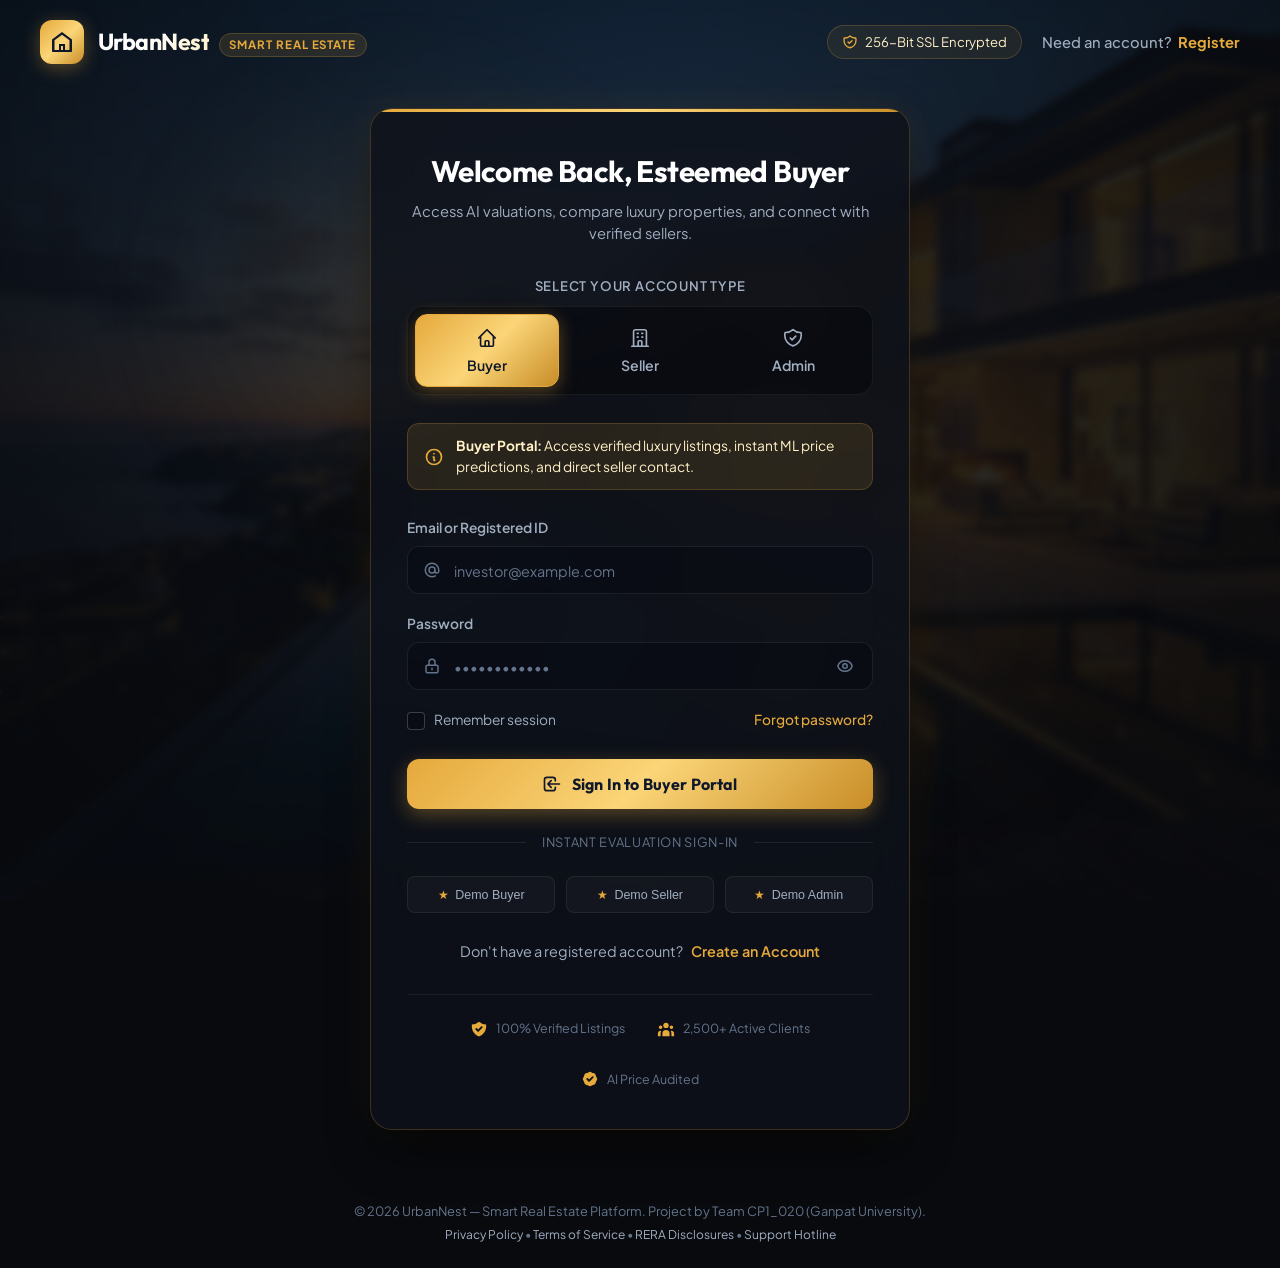
<file: login.html>
<!DOCTYPE html>
<html lang="en">
<head>
  <meta charset="UTF-8">
  <meta name="viewport" content="width=device-width, initial-scale=1.0">
  <title>UrbanNest — Secure Login Portal (Buyer, Seller, Admin)</title>
  <meta name="description" content="Access your UrbanNest account. Select your portal: Buyer, Seller, or Admin to continue.">

  <!-- Google Fonts for High-End Luxury Aesthetic -->
  <link rel="preconnect" href="https://fonts.googleapis.com">
  <link rel="preconnect" href="https://fonts.gstatic.com" crossorigin>
  <link href="https://fonts.googleapis.com/css2?family=Outfit:wght@400;500;600;700;800&family=Plus+Jakarta+Sans:wght@300;400;500;600;700&display=swap" rel="stylesheet">

  <!-- Main Stylesheet -->
  <link rel="stylesheet" href="style.css">
</head>
<body class="page-login">

  <!-- Fixed Luxury Villa Background Image & Dark Overlay -->
  <div class="auth-bg-wrapper"></div>
  <div class="auth-bg-overlay"></div>

  <!-- Ambient Golden Glow Orbs -->
  <div class="glow-orb glow-orb-1"></div>
  <div class="glow-orb glow-orb-2"></div>

  <!-- Top Navigation Bar -->
  <header class="auth-navbar">
    <a href="index.html" class="nav-brand">
      <div class="brand-icon-box">
        <!-- Luxury Villa Architectural Crown SVG -->
        <svg fill="currentColor" viewBox="0 0 24 24">
          <path d="M12 2L2 9.5V21C2 21.5523 2.44772 22 3 22H21C21.5523 22 22 21.5523 22 21V9.5L12 2ZM12 4.69141L19.5 10.3164V20H15V14H9V20H4.5V10.3164L12 4.69141ZM11 16H13V20H11V16Z"/>
        </svg>
      </div>
      <div>
        <span class="brand-name">Urban<span style="color: var(--gold-primary);">Nest</span></span>
        <span class="brand-badge">Smart Real Estate</span>
      </div>
    </a>

    <div class="nav-actions">
      <div class="nav-security-tag">
        <svg style="width:16px;height:16px;" fill="none" stroke="currentColor" viewBox="0 0 24 24">
          <path stroke-linecap="round" stroke-linejoin="round" stroke-width="2" d="M9 12l2 2 4-4m5.618-4.016A11.955 11.955 0 0112 2.944a11.955 11.955 0 01-8.618 3.04A12.02 12.02 0 003 9c0 5.591 3.824 10.29 9 11.622 5.176-1.332 9-6.03 9-11.622 0-1.042-.133-2.052-.382-3.016z"></path>
        </svg>
        <span>256-Bit SSL Encrypted</span>
      </div>
      <a href="register.html" class="nav-link">
        <span>Need an account?</span>
        <strong style="color:var(--gold-primary);">Register</strong>
      </a>
    </div>
  </header>

  <!-- Main Login Card Container -->
  <main class="auth-page-container">
    <div class="auth-card">

      <!-- Header Section -->
      <div class="auth-header">
        <h1 class="auth-title" id="authCardTitle">Welcome Back, Esteemed Buyer</h1>
        <p class="auth-subtitle" id="authCardSubtitle">
          Access AI valuations, compare luxury properties, and connect with verified sellers.
        </p>
      </div>

      <!-- 3-Role Selection Switcher (Buyer, Seller, Admin) -->
      <div class="role-selector-wrap">
        <label class="role-selector-label">Select Your Account Type</label>
        <div class="role-tabs">
          <!-- Role 1: Buyer -->
          <button type="button" class="role-tab-btn active" data-role="buyer" id="tabBuyer">
            <svg fill="none" stroke="currentColor" viewBox="0 0 24 24">
              <path stroke-linecap="round" stroke-linejoin="round" d="M3 12l2-2m0 0l7-7 7 7M5 10v10a1 1 0 001 1h3m10-11l2 2m-2-2v10a1 1 0 01-1 1h-3m-6 0a1 1 0 001-1v-4a1 1 0 011-1h2a1 1 0 011 1v4a1 1 0 001 1m-6 0h6"></path>
            </svg>
            <span>Buyer</span>
          </button>

          <!-- Role 2: Seller -->
          <button type="button" class="role-tab-btn" data-role="seller" id="tabSeller">
            <svg fill="none" stroke="currentColor" viewBox="0 0 24 24">
              <path stroke-linecap="round" stroke-linejoin="round" d="M19 21V5a2 2 0 00-2-2H7a2 2 0 00-2 2v16m14 0h2m-2 0h-5m-9 0H3m2 0h5M9 7h1m-1 4h1m4-4h1m-1 4h1m-5 10v-5a1 1 0 011-1h2a1 1 0 011 1v5m-4 0h4"></path>
            </svg>
            <span>Seller</span>
          </button>

          <!-- Role 3: Admin -->
          <button type="button" class="role-tab-btn" data-role="admin" id="tabAdmin">
            <svg fill="none" stroke="currentColor" viewBox="0 0 24 24">
              <path stroke-linecap="round" stroke-linejoin="round" d="M9 12l2 2 4-4m5.618-4.016A11.955 11.955 0 0112 2.944a11.955 11.955 0 01-8.618 3.04A12.02 12.02 0 003 9c0 5.591 3.824 10.29 9 11.622 5.176-1.332 9-6.03 9-11.622 0-1.042-.133-2.052-.382-3.016z"></path>
            </svg>
            <span>Admin</span>
          </button>
        </div>
      </div>

      <!-- Context Information Banner -->
      <div class="role-info-banner" id="roleInfoBanner">
        <svg fill="none" stroke="currentColor" viewBox="0 0 24 24">
          <path stroke-linecap="round" stroke-linejoin="round" stroke-width="2" d="M13 16h-1v-4h-1m1-4h.01M21 12a9 9 0 11-18 0 9 9 0 0118 0z"></path>
        </svg>
        <span><strong>Buyer Portal:</strong> Access verified luxury listings, instant ML price predictions, and direct seller contact.</span>
      </div>

      <!-- Login Form -->
      <form id="loginForm" class="auth-form" autocomplete="on">
        
        <!-- Email / Username Input -->
        <div class="form-group">
          <label class="form-label" for="authEmail">Email or Registered ID</label>
          <div class="input-wrapper">
            <svg class="input-icon" fill="none" stroke="currentColor" viewBox="0 0 24 24">
              <path stroke-linecap="round" stroke-linejoin="round" stroke-width="2" d="M16 12a4 4 0 10-8 0 4 4 0 008 0zm0 0v1.5a2.5 2.5 0 005 0V12a9 9 0 10-9 9m4.5-1.206a8.959 8.959 0 01-4.5 1.206"></path>
            </svg>
            <input 
              type="email" 
              id="authEmail" 
              class="form-input" 
              placeholder="investor@example.com" 
              required
              autocomplete="email"
            >
          </div>
        </div>

        <!-- Role-Specific Field: Admin Security Token -->
        <div class="form-group role-field hidden-field" data-for-role="admin">
          <label class="form-label" for="adminTokenInput">
            <span>Admin Security Clearance Token</span>
            <small style="color:var(--gold-primary);font-size:0.75rem;">(Demo: URBAN-ADMIN-990)</small>
          </label>
          <div class="input-wrapper">
            <svg class="input-icon" fill="none" stroke="currentColor" viewBox="0 0 24 24">
              <path stroke-linecap="round" stroke-linejoin="round" stroke-width="2" d="M15 7a2 2 0 012 2m4 0a6 6 0 01-7.743 5.743L11 17H9v2H7v2H4a1 1 0 01-1-1v-2.586a1 1 0 01.293-.707l5.964-5.964A6 6 0 1121 9z"></path>
            </svg>
            <input 
              type="text" 
              id="adminTokenInput" 
              class="form-input" 
              placeholder="Enter security access key or OTP"
            >
          </div>
        </div>

        <!-- Password Input with Show/Hide -->
        <div class="form-group">
          <label class="form-label" for="authPassword">Password</label>
          <div class="input-wrapper">
            <svg class="input-icon" fill="none" stroke="currentColor" viewBox="0 0 24 24">
              <path stroke-linecap="round" stroke-linejoin="round" stroke-width="2" d="M12 15v2m-6 4h12a2 2 0 002-2v-6a2 2 0 00-2-2H6a2 2 0 00-2 2v6a2 2 0 002 2zm10-10V7a4 4 0 00-8 0v4h8z"></path>
            </svg>
            <input 
              type="password" 
              id="authPassword" 
              class="form-input" 
              placeholder="••••••••••••" 
              required
              autocomplete="current-password"
            >
            <button type="button" class="password-toggle-btn" data-target="authPassword" aria-label="Toggle password visibility">
              <svg fill="none" stroke="currentColor" viewBox="0 0 24 24">
                <path stroke-linecap="round" stroke-linejoin="round" stroke-width="2" d="M15 12a3 3 0 11-6 0 3 3 0 016 0z"></path>
                <path stroke-linecap="round" stroke-linejoin="round" stroke-width="2" d="M2.458 12C3.732 7.943 7.523 5 12 5c4.478 0 8.268 2.943 9.542 7-1.274 4.057-5.064 7-9.542 7-4.477 0-8.268-2.943-9.542-7z"></path>
              </svg>
            </button>
          </div>
        </div>

        <!-- Options: Remember Me & Forgot Password -->
        <div class="form-options-row">
          <label class="custom-checkbox-label">
            <input type="checkbox" id="rememberMe">
            <span>Remember session</span>
          </label>
          <a href="#" class="forgot-link" id="forgotPasswordBtn">Forgot password?</a>
        </div>

        <!-- Submit Button -->
        <button type="submit" class="btn-primary-gold" id="submitAuthBtn">
          <svg style="width:20px;height:20px;" fill="none" stroke="currentColor" viewBox="0 0 24 24">
            <path stroke-linecap="round" stroke-linejoin="round" stroke-width="2" d="M11 16l-4-4m0 0l4-4m-4 4h14m-5 4v1a3 3 0 01-3 3H6a3 3 0 01-3-3V7a3 3 0 013-3h7a3 3 0 013 3v1"></path>
          </svg>
          <span id="submitBtnText">Sign In to Buyer Portal</span>
        </button>

      </form>

      <!-- Quick 1-Click Evaluation Credentials Filler -->
      <div class="auth-divider">
        <span>Instant Evaluation Sign-In</span>
      </div>
      <div class="demo-quick-auth">
        <button type="button" class="demo-chip-btn" data-demo-role="buyer">
          <span style="color:var(--gold-primary);">★</span> Demo Buyer
        </button>
        <button type="button" class="demo-chip-btn" data-demo-role="seller">
          <span style="color:var(--gold-primary);">★</span> Demo Seller
        </button>
        <button type="button" class="demo-chip-btn" data-demo-role="admin">
          <span style="color:var(--gold-primary);">★</span> Demo Admin
        </button>
      </div>

      <!-- Switch to Register Link -->
      <div class="auth-switch-footer">
        <span>Don't have a registered account?</span>
        <a href="register.html">Create an Account</a>
      </div>

      <!-- Trust & Security Strip -->
      <div class="trust-strip">
        <div class="trust-item">
          <svg fill="currentColor" viewBox="0 0 20 20">
            <path fill-rule="evenodd" d="M2.166 4.999A11.954 11.954 0 0010 1.944 11.954 11.954 0 0017.834 5c.11.65.166 1.32.166 2.001 0 5.225-3.34 9.67-8 11.317C5.34 16.67 2 12.225 2 7c0-.682.057-1.35.166-2.001zm11.541 3.708a1 1 0 00-1.414-1.414L9 10.586 7.707 9.293a1 1 0 00-1.414 1.414l2 2a1 1 0 001.414 0l4-4z" clip-rule="evenodd"/>
          </svg>
          <span>100% Verified Listings</span>
        </div>
        <div class="trust-item">
          <svg fill="currentColor" viewBox="0 0 20 20">
            <path d="M13 6a3 3 0 11-6 0 3 3 0 016 0zM18 8a2 2 0 11-4 0 2 2 0 014 0zM14 15a4 4 0 00-8 0v3h8v-3zM6 8a2 2 0 11-4 0 2 2 0 014 0zM16 18v-3a5.972 5.972 0 00-.75-2.906A3.005 3.005 0 0119 15v3h-3zM4.75 12.094A5.973 5.973 0 004 15v3H1v-3a3 3 0 013.75-2.906z"/>
          </svg>
          <span>2,500+ Active Clients</span>
        </div>
        <div class="trust-item">
          <svg fill="currentColor" viewBox="0 0 20 20">
            <path fill-rule="evenodd" d="M6.267 3.455a3.066 3.066 0 001.745-.723 3.066 3.066 0 013.976 0 3.066 3.066 0 001.745.723 3.066 3.066 0 012.812 2.812c.051.643.304 1.254.723 1.745a3.066 3.066 0 010 3.976 3.066 3.066 0 00-.723 1.745 3.066 3.066 0 01-2.812 2.812 3.066 3.066 0 00-1.745.723 3.066 3.066 0 01-3.976 0 3.066 3.066 0 00-1.745-.723 3.066 3.066 0 01-2.812-2.812 3.066 3.066 0 00-.723-1.745 3.066 3.066 0 010-3.976 3.066 3.066 0 00.723-1.745 3.066 3.066 0 012.812-2.812zm7.44 5.252a1 1 0 00-1.414-1.414L9 10.586 7.707 9.293a1 1 0 00-1.414 1.414l2 2a1 1 0 001.414 0l4-4z" clip-rule="evenodd"/>
          </svg>
          <span>AI Price Audited</span>
        </div>
      </div>

    </div>
  </main>

  <!-- Forgot Password Modal -->
  <div class="modal-overlay" id="forgotPasswordModal">
    <div class="modal-content">
      <button class="modal-close-btn" id="modalCloseBtn" aria-label="Close modal">
        <svg style="width:20px;height:20px;" fill="none" stroke="currentColor" viewBox="0 0 24 24">
          <path stroke-linecap="round" stroke-linejoin="round" stroke-width="2" d="M6 18L18 6M6 6l12 12"></path>
        </svg>
      </button>

      <div style="text-align: center; margin-bottom: 1.5rem;">
        <div style="width:52px;height:52px;margin:0 auto 1rem;background:var(--gold-subtle);border:1px solid var(--gold-border);border-radius:50%;display:flex;align-items:center;justify-content:center;color:var(--gold-primary);">
          <svg style="width:26px;height:26px;" fill="none" stroke="currentColor" viewBox="0 0 24 24">
            <path stroke-linecap="round" stroke-linejoin="round" stroke-width="2" d="M12 15v2m-6 4h12a2 2 0 002-2v-6a2 2 0 00-2-2H6a2 2 0 00-2 2v6a2 2 0 002 2zm10-10V7a4 4 0 00-8 0v4h8z"></path>
          </svg>
        </div>
        <h3 style="font-family:var(--font-heading);font-size:1.35rem;margin-bottom:0.4rem;">Reset Your Password</h3>
        <p style="font-size:0.86rem;color:var(--text-secondary);">Enter your verified email or mobile number to receive a secure recovery code.</p>
      </div>

      <form id="forgotForm">
        <div class="form-group" style="margin-bottom: 1.25rem;">
          <label class="form-label" for="resetEmailInput">Registered Email</label>
          <div class="input-wrapper">
            <svg class="input-icon" fill="none" stroke="currentColor" viewBox="0 0 24 24">
              <path stroke-linecap="round" stroke-linejoin="round" stroke-width="2" d="M16 12a4 4 0 10-8 0 4 4 0 008 0zm0 0v1.5a2.5 2.5 0 005 0V12a9 9 0 10-9 9m4.5-1.206a8.959 8.959 0 01-4.5 1.206"></path>
            </svg>
            <input type="email" id="resetEmailInput" class="form-input" placeholder="name@domain.com" required>
          </div>
        </div>

        <button type="submit" class="btn-primary-gold">
          Send Recovery Link
        </button>
      </form>
    </div>
  </div>

  <!-- Toast Notification Root -->
  <div id="toastContainer" class="toast-container"></div>

  <!-- Page Footer -->
  <footer class="auth-page-footer">
    <p>© 2026 UrbanNest — Smart Real Estate Platform. Project by Team CP1_020 (Ganpat University).</p>
    <p style="margin-top:0.35rem;font-size:0.75rem;">
      <a href="#">Privacy Policy</a> • <a href="#">Terms of Service</a> • <a href="#">RERA Disclosures</a> • <a href="#">Support Hotline</a>
    </p>
  </footer>

  <!-- Scripts -->
  <script src="auth.js"></script>
</body>
</html>
</file>
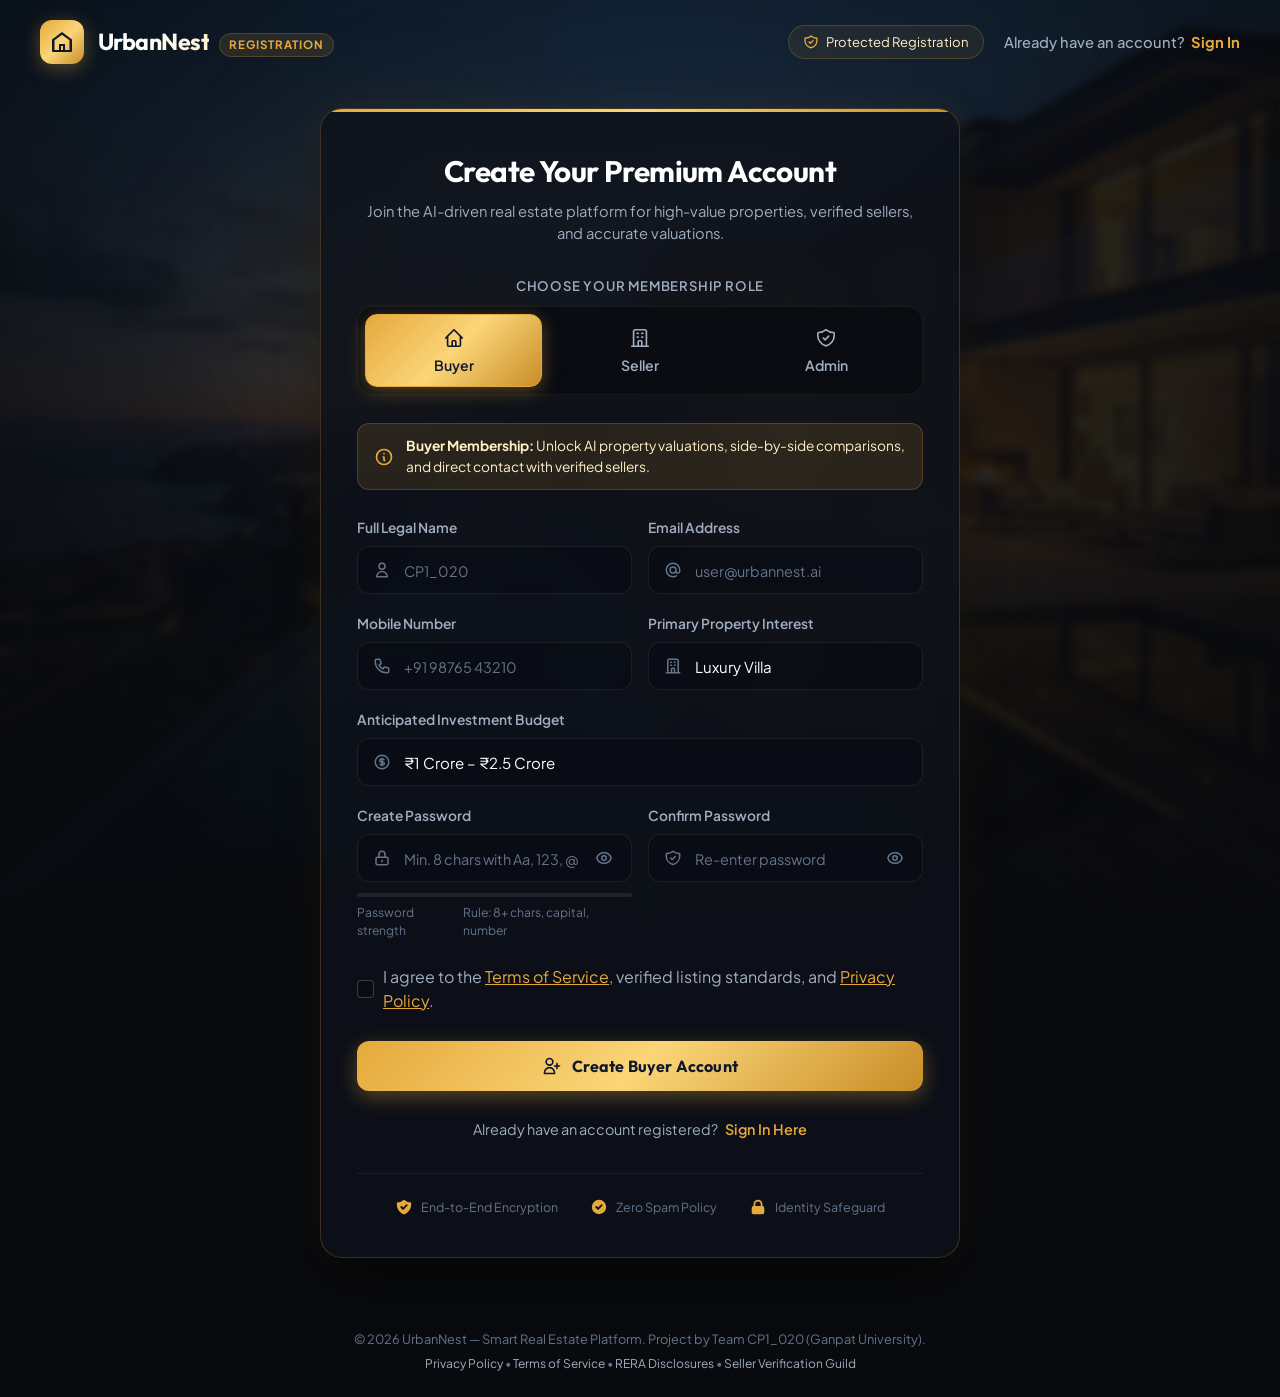
<file: register.html>
<!DOCTYPE html>
<html lang="en">
<head>
  <meta charset="UTF-8">
  <meta name="viewport" content="width=device-width, initial-scale=1.0">
  <title>UrbanNest — Premium Registration (Buyer, Seller, Admin)</title>
  <meta name="description" content="Register your account on UrbanNest as a Buyer, Seller, or Administrator.">

  <!-- Google Fonts -->
  <link rel="preconnect" href="https://fonts.googleapis.com">
  <link rel="preconnect" href="https://fonts.gstatic.com" crossorigin>
  <link href="https://fonts.googleapis.com/css2?family=Outfit:wght@400;500;600;700;800&family=Plus+Jakarta+Sans:wght@300;400;500;600;700&display=swap" rel="stylesheet">

  <!-- Stylesheet -->
  <link rel="stylesheet" href="style.css">
</head>
<body class="page-register">

  <!-- Fixed Luxury Villa Background Image & Dark Overlay -->
  <div class="auth-bg-wrapper"></div>
  <div class="auth-bg-overlay"></div>

  <!-- Ambient Golden Glow Orbs -->
  <div class="glow-orb glow-orb-1"></div>
  <div class="glow-orb glow-orb-2"></div>

  <!-- Top Navigation Bar -->
  <header class="auth-navbar">
    <a href="index.html" class="nav-brand">
      <div class="brand-icon-box">
        <svg fill="currentColor" viewBox="0 0 24 24">
          <path d="M12 2L2 9.5V21C2 21.5523 2.44772 22 3 22H21C21.5523 22 22 21.5523 22 21V9.5L12 2ZM12 4.69141L19.5 10.3164V20H15V14H9V20H4.5V10.3164L12 4.69141ZM11 16H13V20H11V16Z"/>
        </svg>
      </div>
      <div>
        <span class="brand-name">Urban<span style="color: var(--gold-primary);">Nest</span></span>
        <span class="brand-badge">Registration</span>
      </div>
    </a>

    <div class="nav-actions">
      <div class="nav-security-tag">
        <svg style="width:16px;height:16px;" fill="none" stroke="currentColor" viewBox="0 0 24 24">
          <path stroke-linecap="round" stroke-linejoin="round" stroke-width="2" d="M9 12l2 2 4-4m5.618-4.016A11.955 11.955 0 0112 2.944a11.955 11.955 0 01-8.618 3.04A12.02 12.02 0 003 9c0 5.591 3.824 10.29 9 11.622 5.176-1.332 9-6.03 9-11.622 0-1.042-.133-2.052-.382-3.016z"></path>
        </svg>
        <span>Protected Registration</span>
      </div>
      <a href="login.html" class="nav-link">
        <span>Already have an account?</span>
        <strong style="color:var(--gold-primary);">Sign In</strong>
      </a>
    </div>
  </header>

  <!-- Main Container -->
  <main class="auth-page-container">
    <div class="auth-card auth-card-wide">

      <!-- Header Section -->
      <div class="auth-header">
        <h1 class="auth-title" id="authCardTitle">Create Your Premium Account</h1>
        <p class="auth-subtitle" id="authCardSubtitle">
          Join the AI-driven real estate platform for high-value properties, verified sellers, and accurate valuations.
        </p>
      </div>

      <!-- 3-Role Selection Switcher (Buyer, Seller, Admin) -->
      <div class="role-selector-wrap">
        <label class="role-selector-label">Choose Your Membership Role</label>
        <div class="role-tabs">
          <!-- Role 1: Buyer -->
          <button type="button" class="role-tab-btn active" data-role="buyer" id="tabBuyer">
            <svg fill="none" stroke="currentColor" viewBox="0 0 24 24">
              <path stroke-linecap="round" stroke-linejoin="round" d="M3 12l2-2m0 0l7-7 7 7M5 10v10a1 1 0 001 1h3m10-11l2 2m-2-2v10a1 1 0 01-1 1h-3m-6 0a1 1 0 001-1v-4a1 1 0 011-1h2a1 1 0 011 1v4a1 1 0 001 1m-6 0h6"></path>
            </svg>
            <span>Buyer</span>
          </button>

          <!-- Role 2: Seller -->
          <button type="button" class="role-tab-btn" data-role="seller" id="tabSeller">
            <svg fill="none" stroke="currentColor" viewBox="0 0 24 24">
              <path stroke-linecap="round" stroke-linejoin="round" d="M19 21V5a2 2 0 00-2-2H7a2 2 0 00-2 2v16m14 0h2m-2 0h-5m-9 0H3m2 0h5M9 7h1m-1 4h1m4-4h1m-1 4h1m-5 10v-5a1 1 0 011-1h2a1 1 0 011 1v5m-4 0h4"></path>
            </svg>
            <span>Seller</span>
          </button>

          <!-- Role 3: Admin -->
          <button type="button" class="role-tab-btn" data-role="admin" id="tabAdmin">
            <svg fill="none" stroke="currentColor" viewBox="0 0 24 24">
              <path stroke-linecap="round" stroke-linejoin="round" d="M9 12l2 2 4-4m5.618-4.016A11.955 11.955 0 0112 2.944a11.955 11.955 0 01-8.618 3.04A12.02 12.02 0 003 9c0 5.591 3.824 10.29 9 11.622 5.176-1.332 9-6.03 9-11.622 0-1.042-.133-2.052-.382-3.016z"></path>
            </svg>
            <span>Admin</span>
          </button>
        </div>
      </div>

      <!-- Dynamic Role Banner -->
      <div class="role-info-banner" id="roleInfoBanner">
        <svg fill="none" stroke="currentColor" viewBox="0 0 24 24">
          <path stroke-linecap="round" stroke-linejoin="round" stroke-width="2" d="M13 16h-1v-4h-1m1-4h.01M21 12a9 9 0 11-18 0 9 9 0 0118 0z"></path>
        </svg>
        <span><strong>Buyer Membership:</strong> Unlock AI property valuations, side-by-side comparisons, and direct contact with verified sellers.</span>
      </div>

      <!-- Registration Form -->
      <form id="registerForm" class="auth-form">

        <!-- Row 1: Full Name & Email -->
        <div class="form-grid-2">
          <div class="form-group">
            <label class="form-label" for="regFullName">Full Legal Name</label>
            <div class="input-wrapper">
              <svg class="input-icon" fill="none" stroke="currentColor" viewBox="0 0 24 24">
                <path stroke-linecap="round" stroke-linejoin="round" stroke-width="2" d="M16 7a4 4 0 11-8 0 4 4 0 018 0zM12 14a7 7 0 00-7 7h14a7 7 0 00-7-7z"></path>
              </svg>
              <input type="text" id="regFullName" class="form-input" placeholder="CP1_020" required>
            </div>
          </div>

          <div class="form-group">
            <label class="form-label" for="regEmail">Email Address</label>
            <div class="input-wrapper">
              <svg class="input-icon" fill="none" stroke="currentColor" viewBox="0 0 24 24">
                <path stroke-linecap="round" stroke-linejoin="round" stroke-width="2" d="M16 12a4 4 0 10-8 0 4 4 0 008 0zm0 0v1.5a2.5 2.5 0 005 0V12a9 9 0 10-9 9m4.5-1.206a8.959 8.959 0 01-4.5 1.206"></path>
              </svg>
              <input type="email" id="regEmail" class="form-input" placeholder="user@urbannest.ai" required>
            </div>
          </div>
        </div>

        <!-- Row 2: Phone Number & Role-Specific Dynamic Field -->
        <div class="form-grid-2">
          <div class="form-group">
            <label class="form-label" for="regPhone">Mobile Number</label>
            <div class="input-wrapper">
              <svg class="input-icon" fill="none" stroke="currentColor" viewBox="0 0 24 24">
                <path stroke-linecap="round" stroke-linejoin="round" stroke-width="2" d="M3 5a2 2 0 012-2h3.28a1 1 0 01.948.684l1.498 4.493a1 1 0 01-.502 1.21l-2.257 1.13a11.042 11.042 0 005.516 5.516l1.13-2.257a1 1 0 011.21-.502l4.493 1.498a1 1 0 01.684.949V19a2 2 0 01-2 2h-1C9.716 21 3 14.284 3 6V5z"></path>
              </svg>
              <input type="tel" id="regPhone" class="form-input" placeholder="+91 98765 43210" required>
            </div>
          </div>

          <!-- Dynamic Buyer Field: Property Type Interest -->
          <div class="form-group role-field" data-for-role="buyer">
            <label class="form-label" for="buyerPropertyType">Primary Property Interest</label>
            <div class="input-wrapper">
              <svg class="input-icon" fill="none" stroke="currentColor" viewBox="0 0 24 24">
                <path stroke-linecap="round" stroke-linejoin="round" stroke-width="2" d="M19 21V5a2 2 0 00-2-2H7a2 2 0 00-2 2v16m14 0h2m-2 0h-5m-9 0H3m2 0h5M9 7h1m-1 4h1m4-4h1m-1 4h1m-5 10v-5a1 1 0 011-1h2a1 1 0 011 1v5m-4 0h4"></path>
              </svg>
              <select id="buyerPropertyType" class="form-select">
                <option value="Luxury Villa">Luxury Villa</option>
                <option value="Modern Apartment">Modern Apartment</option>
                <option value="Penthouse">Sky Penthouse</option>
                <option value="Farmhouse">Farmhouse / Estate</option>
                <option value="Commercial">Commercial Space</option>
              </select>
            </div>
          </div>

          <!-- Dynamic Seller Field: Agency / Firm Name -->
          <div class="form-group role-field hidden-field" data-for-role="seller">
            <label class="form-label" for="sellerAgency">Agency / Firm Name</label>
            <div class="input-wrapper">
              <svg class="input-icon" fill="none" stroke="currentColor" viewBox="0 0 24 24">
                <path stroke-linecap="round" stroke-linejoin="round" stroke-width="2" d="M19 21V5a2 2 0 00-2-2H7a2 2 0 00-2 2v16m14 0h2m-2 0h-5m-9 0H3m2 0h5M9 7h1m-1 4h1m4-4h1m-1 4h1m-5 10v-5a1 1 0 011-1h2a1 1 0 011 1v5m-4 0h4"></path>
              </svg>
              <input type="text" id="sellerAgency" class="form-input" placeholder="e.g. Sterling Realties / Individual">
            </div>
          </div>

          <!-- Dynamic Admin Field: Department Clearance -->
          <div class="form-group role-field hidden-field" data-for-role="admin">
            <label class="form-label" for="adminDept">Admin Department</label>
            <div class="input-wrapper">
              <svg class="input-icon" fill="none" stroke="currentColor" viewBox="0 0 24 24">
                <path stroke-linecap="round" stroke-linejoin="round" stroke-width="2" d="M9 12l2 2 4-4m5.618-4.016A11.955 11.955 0 0112 2.944a11.955 11.955 0 01-8.618 3.04A12.02 12.02 0 003 9c0 5.591 3.824 10.29 9 11.622 5.176-1.332 9-6.03 9-11.622 0-1.042-.133-2.052-.382-3.016z"></path>
              </svg>
              <select id="adminDept" class="form-select">
                <option value="Listing Verification">Property & Listing Verification</option>
                <option value="Fraud Moderation">Anti-Fraud & Moderation</option>
                <option value="System Security">System Architecture & Security</option>
              </select>
            </div>
          </div>
        </div>

        <!-- Row 3: Role-Specific Specialized Row -->
        <!-- Buyer Budget -->
        <div class="form-group role-field" data-for-role="buyer">
          <label class="form-label" for="buyerBudget">Anticipated Investment Budget</label>
          <div class="input-wrapper">
            <svg class="input-icon" fill="none" stroke="currentColor" viewBox="0 0 24 24">
              <path stroke-linecap="round" stroke-linejoin="round" stroke-width="2" d="M12 8c-1.657 0-3 .895-3 2s1.343 2 3 2 3 .895 3 2-1.343 2-3 2m0-8c1.11 0 2.08.402 2.599 1M12 8V7m0 1v8m0 0v1m0-1c-1.11 0-2.08-.402-2.599-1M21 12a9 9 0 11-18 0 9 9 0 0118 0z"></path>
            </svg>
            <select id="buyerBudget" class="form-select">
              <option value="₹50 Lakh - ₹1 Crore">₹50 Lakh – ₹1 Crore</option>
              <option value="₹1 Crore - ₹2.5 Crore" selected>₹1 Crore – ₹2.5 Crore</option>
              <option value="₹2.5 Crore - ₹5 Crore">₹2.5 Crore – ₹5 Crore</option>
              <option value="₹5 Crore+ Ultra-Luxury">₹5 Crore+ Ultra-Luxury</option>
            </select>
          </div>
        </div>

        <!-- Seller Extra Details (RERA & City) -->
        <div class="form-grid-2 role-field hidden-field" data-for-role="seller">
          <div class="form-group">
            <label class="form-label" for="sellerCity">Operating City</label>
            <div class="input-wrapper">
              <svg class="input-icon" fill="none" stroke="currentColor" viewBox="0 0 24 24">
                <path stroke-linecap="round" stroke-linejoin="round" stroke-width="2" d="M17.657 16.657L13.414 20.9a1.998 1.998 0 01-2.827 0l-4.244-4.243a8 8 0 1111.314 0z"></path>
                <path stroke-linecap="round" stroke-linejoin="round" stroke-width="2" d="M15 11a3 3 0 11-6 0 3 3 0 016 0z"></path>
              </svg>
              <select id="sellerCity" class="form-select">
                <option value="Ahmedabad">Ahmedabad, Gujarat</option>
                <option value="Surat">Surat, Gujarat</option>
                <option value="Rajkot">Rajkot, Gujarat</option>
                <option value="Vadodara">Vadodara, Gujarat</option>
                <option value="Gandhinagar">Gandhinagar, Gujarat</option>
                <option value="Mumbai">Mumbai, Maharashtra</option>
              </select>
            </div>
          </div>

          <div class="form-group">
            <label class="form-label" for="sellerReraId">
              <span>RERA / License ID</span>
              <small style="color:var(--text-muted);font-size:0.75rem;">(Optional for Owner)</small>
            </label>
            <div class="input-wrapper">
              <svg class="input-icon" fill="none" stroke="currentColor" viewBox="0 0 24 24">
                <path stroke-linecap="round" stroke-linejoin="round" stroke-width="2" d="M9 12h6m-6 4h6m2 5H7a2 2 0 01-2-2V5a2 2 0 012-2h5.586a1 1 0 01.707.293l5.414 5.414a1 1 0 01.293.707V19a2 2 0 01-2 2z"></path>
              </svg>
              <input type="text" id="sellerReraId" class="form-input" placeholder="e.g. PR/GJ/AHM/10293">
            </div>
          </div>
        </div>

        <!-- Admin Master Key Input -->
        <div class="form-group role-field hidden-field" data-for-role="admin">
          <label class="form-label" for="regAdminKey">
            <span>Admin Authorization Passcode</span>
            <small style="color:var(--gold-primary);font-size:0.75rem;">(Demo Key: URBAN-SEC-2026)</small>
          </label>
          <div class="input-wrapper">
            <svg class="input-icon" fill="none" stroke="currentColor" viewBox="0 0 24 24">
              <path stroke-linecap="round" stroke-linejoin="round" stroke-width="2" d="M12 15v2m-6 4h12a2 2 0 002-2v-6a2 2 0 00-2-2H6a2 2 0 00-2 2v6a2 2 0 002 2zm10-10V7a4 4 0 00-8 0v4h8z"></path>
            </svg>
            <input type="password" id="regAdminKey" class="form-input" placeholder="Enter verified security key">
          </div>
        </div>

        <!-- Row 4: Password & Confirm Password -->
        <div class="form-grid-2">
          <div class="form-group">
            <label class="form-label" for="regPassword">Create Password</label>
            <div class="input-wrapper">
              <svg class="input-icon" fill="none" stroke="currentColor" viewBox="0 0 24 24">
                <path stroke-linecap="round" stroke-linejoin="round" stroke-width="2" d="M12 15v2m-6 4h12a2 2 0 002-2v-6a2 2 0 00-2-2H6a2 2 0 00-2 2v6a2 2 0 002 2zm10-10V7a4 4 0 00-8 0v4h8z"></path>
              </svg>
              <input 
                type="password" 
                id="regPassword" 
                class="form-input" 
                placeholder="Min. 8 chars with Aa, 123, @" 
                required
                autocomplete="new-password"
              >
              <button type="button" class="password-toggle-btn" data-target="regPassword" aria-label="Toggle password visibility">
                <svg fill="none" stroke="currentColor" viewBox="0 0 24 24">
                  <path stroke-linecap="round" stroke-linejoin="round" stroke-width="2" d="M15 12a3 3 0 11-6 0 3 3 0 016 0z"></path>
                  <path stroke-linecap="round" stroke-linejoin="round" stroke-width="2" d="M2.458 12C3.732 7.943 7.523 5 12 5c4.478 0 8.268 2.943 9.542 7-1.274 4.057-5.064 7-9.542 7-4.477 0-8.268-2.943-9.542-7z"></path>
                </svg>
              </button>
            </div>
            
            <!-- Real-Time Password Strength Meter -->
            <div class="password-strength-container">
              <div class="strength-meter-bar">
                <div class="strength-meter-fill" id="strengthFill"></div>
              </div>
              <div class="strength-meter-text">
                <span id="strengthText">Password strength</span>
                <span>Rule: 8+ chars, capital, number</span>
              </div>
            </div>
          </div>

          <div class="form-group">
            <label class="form-label" for="regConfirmPassword">Confirm Password</label>
            <div class="input-wrapper">
              <svg class="input-icon" fill="none" stroke="currentColor" viewBox="0 0 24 24">
                <path stroke-linecap="round" stroke-linejoin="round" stroke-width="2" d="M9 12l2 2 4-4m5.618-4.016A11.955 11.955 0 0112 2.944a11.955 11.955 0 01-8.618 3.04A12.02 12.02 0 003 9c0 5.591 3.824 10.29 9 11.622 5.176-1.332 9-6.03 9-11.622 0-1.042-.133-2.052-.382-3.016z"></path>
              </svg>
              <input 
                type="password" 
                id="regConfirmPassword" 
                class="form-input" 
                placeholder="Re-enter password" 
                required
                autocomplete="new-password"
              >
              <button type="button" class="password-toggle-btn" data-target="regConfirmPassword" aria-label="Toggle password visibility">
                <svg fill="none" stroke="currentColor" viewBox="0 0 24 24">
                  <path stroke-linecap="round" stroke-linejoin="round" stroke-width="2" d="M15 12a3 3 0 11-6 0 3 3 0 016 0z"></path>
                  <path stroke-linecap="round" stroke-linejoin="round" stroke-width="2" d="M2.458 12C3.732 7.943 7.523 5 12 5c4.478 0 8.268 2.943 9.542 7-1.274 4.057-5.064 7-9.542 7-4.477 0-8.268-2.943-9.542-7z"></path>
                </svg>
              </button>
            </div>
          </div>
        </div>

        <!-- Terms Agreement Checkbox -->
        <div class="form-group" style="margin-top:0.35rem;">
          <label class="custom-checkbox-label">
            <input type="checkbox" id="regTermsCheckbox" required>
            <span>I agree to the <a href="#" style="color:var(--gold-primary);">Terms of Service</a>, verified listing standards, and <a href="#" style="color:var(--gold-primary);">Privacy Policy</a>.</span>
          </label>
        </div>

        <!-- Submit Button -->
        <button type="submit" class="btn-primary-gold" id="submitAuthBtn">
          <svg style="width:20px;height:20px;" fill="none" stroke="currentColor" viewBox="0 0 24 24">
            <path stroke-linecap="round" stroke-linejoin="round" stroke-width="2" d="M18 9v3m0 0v3m0-3h3m-3 0h-3m-2-5a4 4 0 11-8 0 4 4 0 018 0zM3 20a6 6 0 0112 0v1H3v-1z"></path>
          </svg>
          <span id="submitBtnText">Create Buyer Account</span>
        </button>

      </form>

      <!-- Switch to Login -->
      <div class="auth-switch-footer">
        <span>Already have an account registered?</span>
        <a href="login.html">Sign In Here</a>
      </div>

      <!-- Trust & Security Strip -->
      <div class="trust-strip">
        <div class="trust-item">
          <svg fill="currentColor" viewBox="0 0 20 20">
            <path fill-rule="evenodd" d="M2.166 4.999A11.954 11.954 0 0010 1.944 11.954 11.954 0 0017.834 5c.11.65.166 1.32.166 2.001 0 5.225-3.34 9.67-8 11.317C5.34 16.67 2 12.225 2 7c0-.682.057-1.35.166-2.001zm11.541 3.708a1 1 0 00-1.414-1.414L9 10.586 7.707 9.293a1 1 0 00-1.414 1.414l2 2a1 1 0 001.414 0l4-4z" clip-rule="evenodd"/>
          </svg>
          <span>End-to-End Encryption</span>
        </div>
        <div class="trust-item">
          <svg fill="currentColor" viewBox="0 0 20 20">
            <path fill-rule="evenodd" d="M10 18a8 8 0 100-16 8 8 0 000 16zm3.707-9.293a1 1 0 00-1.414-1.414L9 10.586 7.707 9.293a1 1 0 00-1.414 1.414l2 2a1 1 0 001.414 0l4-4z" clip-rule="evenodd"/>
          </svg>
          <span>Zero Spam Policy</span>
        </div>
        <div class="trust-item">
          <svg fill="currentColor" viewBox="0 0 20 20">
            <path fill-rule="evenodd" d="M5 9V7a5 5 0 0110 0v2a2 2 0 012 2v5a2 2 0 01-2 2H5a2 2 0 01-2-2v-5a2 2 0 012-2zm8-2v2H7V7a3 3 0 016 0z" clip-rule="evenodd"/>
          </svg>
          <span>Identity Safeguard</span>
        </div>
      </div>

    </div>
  </main>

  <!-- Toast Notification Root -->
  <div id="toastContainer" class="toast-container"></div>

  <!-- Page Footer -->
  <footer class="auth-page-footer">
    <p>© 2026 UrbanNest — Smart Real Estate Platform. Project by Team CP1_020 (Ganpat University).</p>
    <p style="margin-top:0.35rem;font-size:0.75rem;">
      <a href="#">Privacy Policy</a> • <a href="#">Terms of Service</a> • <a href="#">RERA Disclosures</a> • <a href="#">Seller Verification Guild</a>
    </p>
  </footer>

  <!-- Scripts -->
  <script src="auth.js"></script>
</body>
</html>
</file>
<file: style.css>
/* ==========================================================================
   UrbanNest — Premium Real Estate Platform Stylesheet
   Theme: Obsidian Luxury & Champagne Gold
   ========================================================================== */

:root {
  /* Color Palette */
  --bg-dark: #080a0e;
  --bg-card: rgba(14, 18, 26, 0.82);
  --bg-card-hover: rgba(18, 23, 34, 0.92);
  --bg-input: rgba(10, 13, 20, 0.75);
  --bg-input-focus: rgba(15, 20, 31, 0.95);

  /* Gold Luxury Accents */
  --gold-primary: #e5a93c;
  --gold-hover: #f5c45b;
  --gold-dark: #b58023;
  --gold-light: #fff0c7;
  --gold-glow: rgba(229, 169, 60, 0.35);
  --gold-subtle: rgba(229, 169, 60, 0.12);
  --gold-border: rgba(229, 169, 60, 0.22);
  --gold-border-focus: rgba(229, 169, 60, 0.65);
  --gold-gradient: linear-gradient(135deg, #e5a93c 0%, #fbd578 50%, #c88d27 100%);
  --gold-gradient-hover: linear-gradient(135deg, #f0b74b 0%, #ffe08c 50%, #d89932 100%);

  /* Neutral Text Shades */
  --text-main: #ffffff;
  --text-secondary: #a0aec0;
  --text-muted: #64748b;
  --text-dark: #0f172a;

  /* State Colors */
  --success: #10b981;
  --success-glow: rgba(16, 185, 129, 0.25);
  --danger: #ef4444;
  --danger-glow: rgba(239, 68, 68, 0.25);
  --info: #38bdf8;

  /* Typography */
  --font-main: 'Plus Jakarta Sans', system-ui, -apple-system, sans-serif;
  --font-heading: 'Outfit', 'Plus Jakarta Sans', sans-serif;

  /* Transitions & Shadows */
  --transition: all 0.3s cubic-bezier(0.16, 1, 0.3, 1);
  --card-shadow: 0 25px 50px -12px rgba(0, 0, 0, 0.75), 0 0 40px rgba(229, 169, 60, 0.08);
  --radius-sm: 8px;
  --radius-md: 12px;
  --radius-lg: 16px;
  --radius-xl: 22px;
}

/* Reset & Global */
*, *::before, *::after {
  box-sizing: border-box;
  margin: 0;
  padding: 0;
}

html {
  font-size: 16px;
  scroll-behavior: smooth;
}

body {
  font-family: var(--font-main);
  background-color: var(--bg-dark);
  color: var(--text-main);
  min-height: 100vh;
  line-height: 1.5;
  overflow-x: hidden;
  position: relative;
}

/* Background Image with Dark Luxury Overlay */
.auth-bg-wrapper {
  position: fixed;
  top: 0;
  left: 0;
  width: 100%;
  height: 100%;
  z-index: -2;
  background-image: url('assets/images/luxury_bg.jpg');
  background-size: cover;
  background-position: center center;
  background-repeat: no-repeat;
  filter: brightness(0.92);
}

.auth-bg-overlay {
  position: fixed;
  top: 0;
  left: 0;
  width: 100%;
  height: 100%;
  z-index: -1;
  background: radial-gradient(circle at 50% 20%, rgba(14, 18, 26, 0.78) 0%, rgba(8, 10, 14, 0.94) 85%);
  backdrop-filter: blur(4px);
}

/* Luxury Ambient Glow Orbs */
.glow-orb {
  position: fixed;
  border-radius: 50%;
  pointer-events: none;
  z-index: -1;
  filter: blur(90px);
  opacity: 0.35;
}

.glow-orb-1 {
  width: 420px;
  height: 420px;
  background: radial-gradient(circle, rgba(229, 169, 60, 0.4) 0%, transparent 70%);
  top: 10%;
  left: 15%;
  animation: floatOrb 18s ease-in-out infinite alternate;
}

.glow-orb-2 {
  width: 380px;
  height: 380px;
  background: radial-gradient(circle, rgba(160, 110, 30, 0.3) 0%, transparent 70%);
  bottom: 10%;
  right: 15%;
  animation: floatOrb 22s ease-in-out infinite alternate-reverse;
}

@keyframes floatOrb {
  0% { transform: translate(0, 0) scale(1); }
  50% { transform: translate(40px, -30px) scale(1.08); }
  100% { transform: translate(-30px, 30px) scale(0.95); }
}

/* Top Navigation Bar */
.auth-navbar {
  display: flex;
  justify-content: space-between;
  align-items: center;
  padding: 1.25rem 2.5rem;
  max-width: 1440px;
  margin: 0 auto;
  position: relative;
  z-index: 10;
}

.nav-brand {
  display: flex;
  align-items: center;
  gap: 0.85rem;
  text-decoration: none;
  color: var(--text-main);
}

.brand-icon-box {
  width: 44px;
  height: 44px;
  border-radius: var(--radius-md);
  background: var(--gold-gradient);
  display: flex;
  align-items: center;
  justify-content: center;
  box-shadow: 0 4px 18px var(--gold-glow);
  color: var(--text-dark);
}

.brand-icon-box svg {
  width: 24px;
  height: 24px;
}

.brand-name {
  font-family: var(--font-heading);
  font-size: 1.45rem;
  font-weight: 700;
  letter-spacing: -0.02em;
  background: linear-gradient(135deg, #ffffff 40%, var(--gold-light) 100%);
  -webkit-background-clip: text;
  -webkit-text-fill-color: transparent;
}

.brand-badge {
  font-size: 0.72rem;
  font-weight: 700;
  letter-spacing: 0.08em;
  text-transform: uppercase;
  background: var(--gold-subtle);
  border: 1px solid var(--gold-border);
  color: var(--gold-primary);
  padding: 0.2rem 0.6rem;
  border-radius: 20px;
  margin-left: 0.4rem;
}

.nav-actions {
  display: flex;
  align-items: center;
  gap: 1.25rem;
}

.nav-link {
  color: var(--text-secondary);
  text-decoration: none;
  font-size: 0.92rem;
  font-weight: 500;
  transition: var(--transition);
  display: inline-flex;
  align-items: center;
  gap: 0.4rem;
}

.nav-link:hover {
  color: var(--gold-primary);
}

.nav-security-tag {
  display: inline-flex;
  align-items: center;
  gap: 0.45rem;
  font-size: 0.82rem;
  color: var(--gold-light);
  background: rgba(229, 169, 60, 0.08);
  border: 1px solid var(--gold-border);
  padding: 0.4rem 0.85rem;
  border-radius: 30px;
}

.nav-security-tag svg {
  color: var(--gold-primary);
}

/* Page Layout Container */
.auth-page-container {
  display: flex;
  flex-direction: column;
  align-items: center;
  justify-content: center;
  min-height: calc(100vh - 170px);
  padding: 1.5rem 1.25rem 3rem;
  position: relative;
  z-index: 5;
}

/* Auth Card Wrapper */
.auth-card {
  width: 100%;
  max-width: 540px;
  background: var(--bg-card);
  border: 1px solid var(--gold-border);
  border-radius: var(--radius-xl);
  padding: 2.5rem 2.25rem;
  box-shadow: var(--card-shadow);
  backdrop-filter: blur(20px);
  -webkit-backdrop-filter: blur(20px);
  position: relative;
  overflow: hidden;
  transition: var(--transition);
}

.auth-card::before {
  content: '';
  position: absolute;
  top: 0;
  left: 0;
  width: 100%;
  height: 3px;
  background: var(--gold-gradient);
}

.auth-card-wide {
  max-width: 640px;
}

/* Auth Card Header */
.auth-header {
  text-align: center;
  margin-bottom: 2rem;
}

.auth-title {
  font-family: var(--font-heading);
  font-size: 1.85rem;
  font-weight: 700;
  color: var(--text-main);
  letter-spacing: -0.02em;
  margin-bottom: 0.5rem;
}

.auth-subtitle {
  font-size: 0.92rem;
  color: var(--text-secondary);
  line-height: 1.45;
}

/* Role Selector Segment */
.role-selector-wrap {
  margin-bottom: 1.75rem;
}

.role-selector-label {
  display: block;
  font-size: 0.82rem;
  font-weight: 600;
  color: var(--text-secondary);
  text-transform: uppercase;
  letter-spacing: 0.06em;
  margin-bottom: 0.65rem;
  text-align: center;
}

.role-tabs {
  display: grid;
  grid-template-columns: repeat(3, 1fr);
  gap: 0.6rem;
  background: rgba(8, 10, 15, 0.65);
  padding: 0.45rem;
  border-radius: var(--radius-lg);
  border: 1px solid rgba(255, 255, 255, 0.06);
}

.role-tab-btn {
  display: flex;
  flex-direction: column;
  align-items: center;
  gap: 0.4rem;
  padding: 0.75rem 0.5rem;
  background: transparent;
  border: 1px solid transparent;
  border-radius: var(--radius-md);
  color: var(--text-secondary);
  font-family: var(--font-main);
  font-size: 0.88rem;
  font-weight: 600;
  cursor: pointer;
  transition: var(--transition);
  outline: none;
}

.role-tab-btn svg {
  width: 22px;
  height: 22px;
  transition: var(--transition);
  stroke-width: 1.8;
}

.role-tab-btn:hover {
  color: var(--text-main);
  background: rgba(255, 255, 255, 0.04);
}

.role-tab-btn.active {
  background: var(--gold-gradient);
  color: var(--text-dark);
  border-color: var(--gold-primary);
  box-shadow: 0 4px 18px var(--gold-glow);
}

.role-tab-btn.active svg {
  stroke: var(--text-dark);
}

/* Dynamic Role Banner Notification */
.role-info-banner {
  display: flex;
  align-items: center;
  gap: 0.75rem;
  padding: 0.75rem 1rem;
  background: var(--gold-subtle);
  border: 1px solid var(--gold-border);
  border-radius: var(--radius-md);
  margin-bottom: 1.75rem;
  font-size: 0.86rem;
  color: var(--gold-light);
  transition: var(--transition);
}

.role-info-banner svg {
  width: 20px;
  height: 20px;
  color: var(--gold-primary);
  flex-shrink: 0;
}

/* Form Groups & Inputs */
.auth-form {
  display: flex;
  flex-direction: column;
  gap: 1.25rem;
}

.form-grid-2 {
  display: grid;
  grid-template-columns: 1fr 1fr;
  gap: 1rem;
}

.form-group {
  display: flex;
  flex-direction: column;
  gap: 0.45rem;
  position: relative;
}

.form-label {
  font-size: 0.86rem;
  font-weight: 600;
  color: var(--text-secondary);
  display: flex;
  align-items: center;
  justify-content: space-between;
}

.input-wrapper {
  position: relative;
  display: flex;
  align-items: center;
}

.input-icon {
  position: absolute;
  left: 1rem;
  color: var(--text-muted);
  width: 18px;
  height: 18px;
  pointer-events: none;
  transition: var(--transition);
}

.form-input, .form-select {
  width: 100%;
  padding: 0.85rem 1rem 0.85rem 2.85rem;
  background: var(--bg-input);
  border: 1px solid rgba(255, 255, 255, 0.08);
  border-radius: var(--radius-md);
  color: var(--text-main);
  font-family: var(--font-main);
  font-size: 0.94rem;
  outline: none;
  transition: var(--transition);
}

.form-input::placeholder {
  color: var(--text-muted);
  font-size: 0.9rem;
}

.form-input:focus, .form-select:focus {
  background: var(--bg-input-focus);
  border-color: var(--gold-border-focus);
  box-shadow: 0 0 0 3px rgba(229, 169, 60, 0.18);
}

.input-wrapper:focus-within .input-icon {
  color: var(--gold-primary);
}

.form-select {
  appearance: none;
  cursor: pointer;
  background-image: url("data:image/svg2+xml,%3Csvg xmlns='http://www.w3.org/2000/svg' fill='none' viewBox='0 0 24 24' stroke='%23e5a93c'%3E%3Cpath stroke-linecap='round' stroke-linejoin='round' stroke-width='2' d='M19 9l-7 7-7-7'%3E%3C/path%3E%3C/svg%3E");
  background-repeat: no-repeat;
  background-position: right 1rem center;
  background-size: 18px;
}

.form-select option {
  background: #0f131c;
  color: #ffffff;
}

/* Password Toggle Eye Button */
.password-toggle-btn {
  position: absolute;
  right: 0.85rem;
  background: transparent;
  border: none;
  color: var(--text-muted);
  cursor: pointer;
  padding: 0.35rem;
  display: flex;
  align-items: center;
  justify-content: center;
  border-radius: var(--radius-sm);
  transition: var(--transition);
}

.password-toggle-btn:hover {
  color: var(--gold-primary);
}

.password-toggle-btn svg {
  width: 18px;
  height: 18px;
}

/* Password Strength Indicator */
.password-strength-container {
  display: flex;
  flex-direction: column;
  gap: 0.35rem;
  margin-top: 0.25rem;
}

.strength-meter-bar {
  height: 4px;
  background: rgba(255, 255, 255, 0.08);
  border-radius: 4px;
  overflow: hidden;
  position: relative;
}

.strength-meter-fill {
  height: 100%;
  width: 0%;
  transition: width 0.35s ease, background-color 0.35s ease;
  border-radius: 4px;
}

.strength-meter-text {
  font-size: 0.76rem;
  color: var(--text-muted);
  display: flex;
  justify-content: space-between;
}

/* Checkbox & Options Bar */
.form-options-row {
  display: flex;
  align-items: center;
  justify-content: space-between;
  font-size: 0.86rem;
}

.custom-checkbox-label {
  display: flex;
  align-items: center;
  gap: 0.55rem;
  cursor: pointer;
  color: var(--text-secondary);
  user-select: none;
}

.custom-checkbox-label input[type="checkbox"] {
  appearance: none;
  width: 18px;
  height: 18px;
  border: 1px solid rgba(255, 255, 255, 0.2);
  border-radius: 4px;
  background: var(--bg-input);
  cursor: pointer;
  position: relative;
  transition: var(--transition);
}

.custom-checkbox-label input[type="checkbox"]:checked {
  background: var(--gold-primary);
  border-color: var(--gold-primary);
}

.custom-checkbox-label input[type="checkbox"]:checked::after {
  content: '';
  position: absolute;
  left: 5px;
  top: 2px;
  width: 5px;
  height: 9px;
  border: solid #000;
  border-width: 0 2px 2px 0;
  transform: rotate(45deg);
}

.forgot-link {
  color: var(--gold-primary);
  text-decoration: none;
  font-weight: 500;
  transition: var(--transition);
}

.forgot-link:hover {
  color: var(--gold-hover);
  text-decoration: underline;
}

/* Submit CTA Button */
.btn-primary-gold {
  position: relative;
  display: flex;
  align-items: center;
  justify-content: center;
  gap: 0.6rem;
  width: 100%;
  padding: 0.95rem 1.5rem;
  background: var(--gold-gradient);
  border: none;
  border-radius: var(--radius-md);
  color: var(--text-dark);
  font-family: var(--font-heading);
  font-size: 1rem;
  font-weight: 700;
  letter-spacing: 0.01em;
  cursor: pointer;
  box-shadow: 0 6px 20px var(--gold-glow);
  transition: var(--transition);
  overflow: hidden;
  margin-top: 0.5rem;
}

.btn-primary-gold:hover {
  background: var(--gold-gradient-hover);
  transform: translateY(-2px);
  box-shadow: 0 8px 25px rgba(229, 169, 60, 0.45);
}

.btn-primary-gold:active {
  transform: translateY(0);
}

.btn-primary-gold::after {
  content: '';
  position: absolute;
  top: -50%;
  left: -50%;
  width: 200%;
  height: 200%;
  background: linear-gradient(
    60deg,
    transparent 40%,
    rgba(255, 255, 255, 0.35) 50%,
    transparent 60%
  );
  transform: rotate(25deg);
  opacity: 0;
  transition: opacity 0.4s ease;
}

.btn-primary-gold:hover::after {
  opacity: 1;
  animation: shineSweep 1.2s infinite;
}

@keyframes shineSweep {
  0% { transform: translateX(-100%) rotate(25deg); }
  100% { transform: translateX(100%) rotate(25deg); }
}

/* Divider */
.auth-divider {
  display: flex;
  align-items: center;
  gap: 1rem;
  margin: 1.5rem 0;
  color: var(--text-muted);
  font-size: 0.8rem;
  text-transform: uppercase;
  letter-spacing: 0.05em;
}

.auth-divider::before, .auth-divider::after {
  content: '';
  flex: 1;
  height: 1px;
  background: rgba(255, 255, 255, 0.08);
}

/* Quick Social / Demo Credentials Bar */
.demo-quick-auth {
  display: grid;
  grid-template-columns: repeat(3, 1fr);
  gap: 0.65rem;
}

.demo-chip-btn {
  display: flex;
  align-items: center;
  justify-content: center;
  gap: 0.4rem;
  padding: 0.6rem 0.5rem;
  background: rgba(255, 255, 255, 0.03);
  border: 1px solid rgba(255, 255, 255, 0.07);
  border-radius: var(--radius-sm);
  color: var(--text-secondary);
  font-size: 0.78rem;
  font-weight: 500;
  cursor: pointer;
  transition: var(--transition);
}

.demo-chip-btn:hover {
  background: var(--gold-subtle);
  border-color: var(--gold-border);
  color: var(--gold-primary);
}

/* Auth Card Switch Footer */
.auth-switch-footer {
  text-align: center;
  margin-top: 1.75rem;
  font-size: 0.9rem;
  color: var(--text-secondary);
}

.auth-switch-footer a {
  color: var(--gold-primary);
  font-weight: 600;
  text-decoration: none;
  margin-left: 0.35rem;
  transition: var(--transition);
}

.auth-switch-footer a:hover {
  color: var(--gold-hover);
  text-decoration: underline;
}

/* Trust Badges Strip */
.trust-strip {
  display: flex;
  align-items: center;
  justify-content: center;
  gap: 2rem;
  margin-top: 2rem;
  padding-top: 1.5rem;
  border-top: 1px solid rgba(255, 255, 255, 0.06);
  flex-wrap: wrap;
}

.trust-item {
  display: flex;
  align-items: center;
  gap: 0.5rem;
  font-size: 0.78rem;
  color: var(--text-muted);
}

.trust-item svg {
  width: 18px;
  height: 18px;
  color: var(--gold-primary);
}

/* Modal Popup (Forgot Password / Info) */
.modal-overlay {
  position: fixed;
  top: 0;
  left: 0;
  width: 100%;
  height: 100%;
  background: rgba(0, 0, 0, 0.75);
  backdrop-filter: blur(8px);
  z-index: 999;
  display: none;
  align-items: center;
  justify-content: center;
  padding: 1rem;
}

.modal-overlay.active {
  display: flex;
  animation: fadeIn 0.25s ease-out;
}

.modal-content {
  background: #0f131c;
  border: 1px solid var(--gold-border);
  border-radius: var(--radius-xl);
  max-width: 440px;
  width: 100%;
  padding: 2.25rem 2rem;
  position: relative;
  box-shadow: 0 20px 50px rgba(0, 0, 0, 0.9);
}

.modal-close-btn {
  position: absolute;
  top: 1.25rem;
  right: 1.25rem;
  background: transparent;
  border: none;
  color: var(--text-muted);
  cursor: pointer;
  padding: 0.25rem;
}

.modal-close-btn:hover {
  color: var(--gold-primary);
}

@keyframes fadeIn {
  from { opacity: 0; transform: scale(0.96); }
  to { opacity: 1; transform: scale(1); }
}

/* Toast Notification */
.toast-container {
  position: fixed;
  top: 1.5rem;
  right: 1.5rem;
  z-index: 1000;
  display: flex;
  flex-direction: column;
  gap: 0.75rem;
  pointer-events: none;
}

.toast {
  pointer-events: auto;
  min-width: 300px;
  max-width: 420px;
  padding: 1rem 1.25rem;
  border-radius: var(--radius-md);
  display: flex;
  align-items: center;
  gap: 0.75rem;
  font-size: 0.9rem;
  box-shadow: 0 10px 30px rgba(0,0,0,0.6);
  animation: slideInRight 0.3s cubic-bezier(0.16, 1, 0.3, 1);
  transition: var(--transition);
}

.toast-success {
  background: #0d1e16;
  border: 1px solid var(--success);
  color: #a7f3d0;
}

.toast-error {
  background: #251214;
  border: 1px solid var(--danger);
  color: #fecaca;
}

.toast-info {
  background: #111e2e;
  border: 1px solid var(--gold-primary);
  color: var(--gold-light);
}

@keyframes slideInRight {
  from { transform: translateX(100%); opacity: 0; }
  to { transform: translateX(0); opacity: 1; }
}

/* Role Specific Field Toggles */
.role-field {
  transition: var(--transition);
}

.hidden-field {
  display: none !important;
}

/* Footer Section */
.auth-page-footer {
  text-align: center;
  padding: 1.5rem 1rem;
  font-size: 0.8rem;
  color: var(--text-muted);
  position: relative;
  z-index: 5;
}

.auth-page-footer a {
  color: var(--text-secondary);
  text-decoration: none;
  transition: var(--transition);
}

.auth-page-footer a:hover {
  color: var(--gold-primary);
}

/* Responsive Adjustments */
@media (max-width: 768px) {
  .auth-navbar {
    padding: 1rem 1.25rem;
  }
  .nav-security-tag {
    display: none;
  }
  .auth-card {
    padding: 1.75rem 1.25rem;
  }
  .form-grid-2 {
    grid-template-columns: 1fr;
  }
  .trust-strip {
    gap: 1rem;
    flex-direction: column;
    align-items: center;
  }
  .role-tab-btn {
    font-size: 0.78rem;
    padding: 0.6rem 0.3rem;
  }
  .role-tab-btn svg {
    width: 18px;
    height: 18px;
  }
}
</file>
